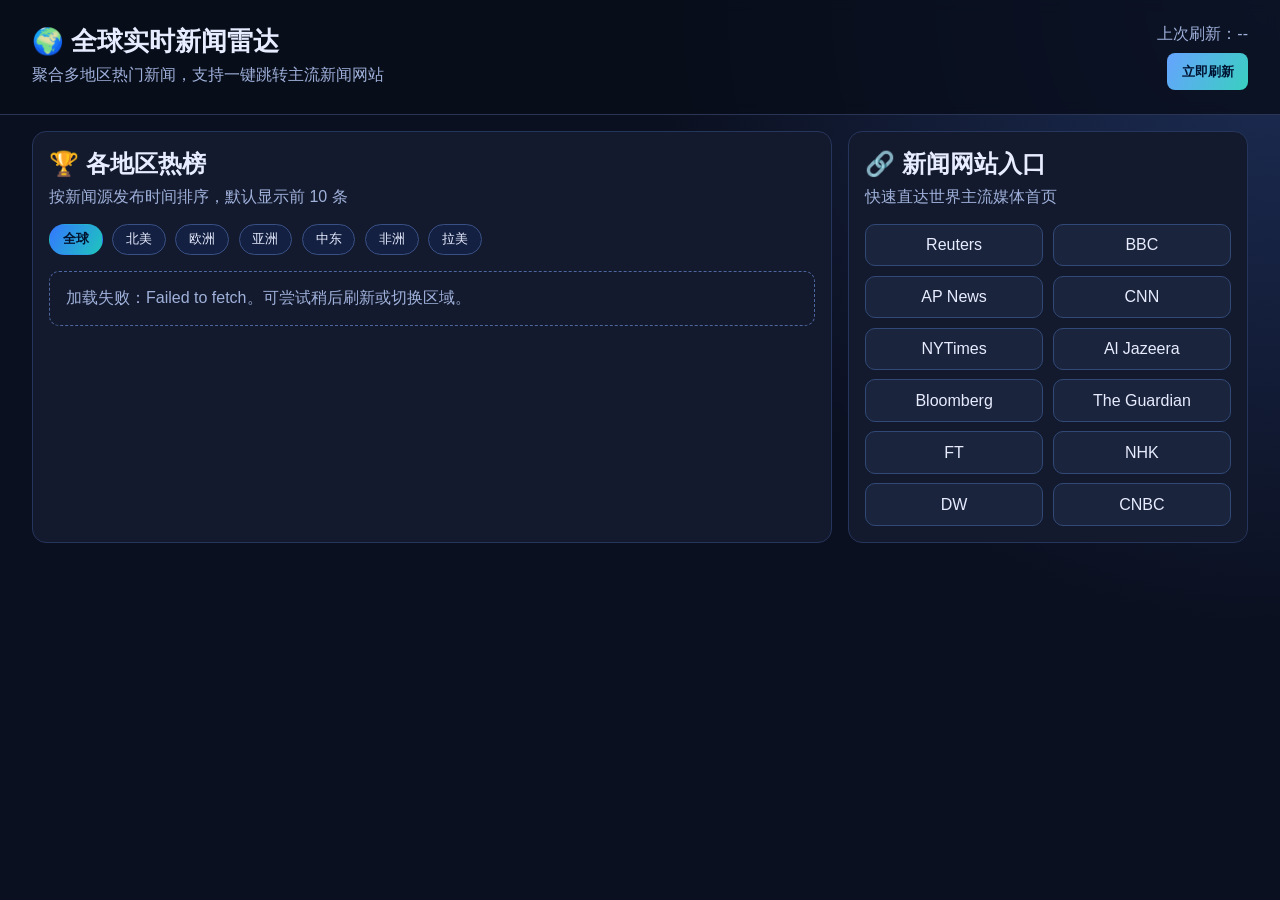
<file: index.html>
<!doctype html>
<html lang="zh-CN">
  <head>
    <meta charset="UTF-8" />
    <meta name="viewport" content="width=device-width, initial-scale=1.0" />
    <title>全球实时新闻雷达</title>
    <link rel="stylesheet" href="styles.css" />
  </head>
  <body>
    <header class="topbar">
      <div>
        <h1>🌍 全球实时新闻雷达</h1>
        <p>聚合多地区热门新闻，支持一键跳转主流新闻网站</p>
      </div>
      <div class="meta">
        <p>上次刷新：<span id="lastUpdated">--</span></p>
        <button id="refreshBtn">立即刷新</button>
      </div>
    </header>

    <main>
      <section class="panel">
        <div class="section-title">
          <h2>🏆 各地区热榜</h2>
          <p>按新闻源发布时间排序，默认显示前 10 条</p>
        </div>
        <div class="region-tabs" id="regionTabs"></div>
        <div id="newsList" class="news-list"></div>
      </section>

      <section class="panel">
        <div class="section-title">
          <h2>🔗 新闻网站入口</h2>
          <p>快速直达世界主流媒体首页</p>
        </div>
        <div id="siteGrid" class="site-grid"></div>
      </section>
    </main>

    <template id="newsItemTemplate">
      <article class="news-item">
        <div class="rank"></div>
        <div class="content">
          <a class="title" target="_blank" rel="noopener noreferrer"></a>
          <p class="summary"></p>
          <div class="meta-row">
            <span class="source"></span>
            <time></time>
          </div>
        </div>
      </article>
    </template>

    <script src="app.js"></script>
  </body>
</html>
</file>
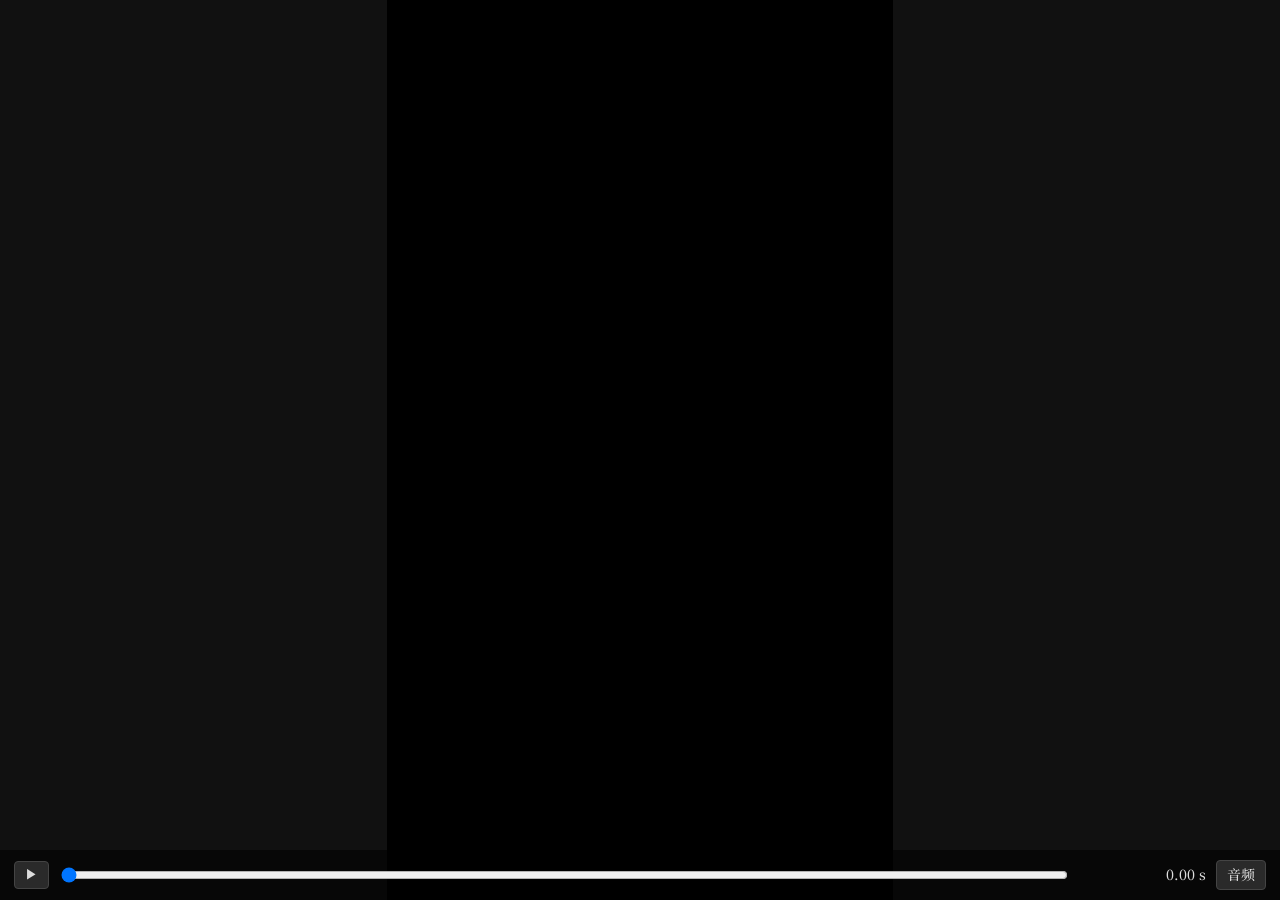
<file: jimei/index.html>
<!doctype html>
<html lang="zh-CN">
<head>
<meta charset="utf-8">
<meta name="viewport" content="width=device-width, initial-scale=1">
<title>极美 · 刮刀油画</title>
<link rel="stylesheet" href="fonts/fonts.css">
<style>
  html, body { margin: 0; height: 100%; background: #111; color: #ddd; font: 14px/1.4 "Noto Serif SC", serif; }
  #wrap { position: fixed; inset: 0; display: flex; align-items: center; justify-content: center; }
  canvas { height: 100vh; width: auto; max-width: 100vw; aspect-ratio: 9 / 16; background: #000; }
  #ui { position: fixed; left: 0; right: 0; bottom: 0; padding: 10px 14px; background: rgba(0,0,0,.55); display: flex; gap: 10px; align-items: center; }
  #ui input[type=range] { flex: 1; }
  #ui button, #ui label { background: #2a2a2a; color: #ddd; border: 1px solid #444; padding: 4px 10px; border-radius: 4px; cursor: pointer; }
  #info { min-width: 9em; text-align: right; font-variant-numeric: tabular-nums; }
</style>
</head>
<body>
<div id="wrap"><canvas id="c"></canvas></div>
<div id="ui">
  <button id="play">▶</button>
  <input id="seek" type="range" min="0" max="211.63" step="0.01" value="0">
  <span id="info">0.00 s</span>
  <label>音频 <input id="file" type="file" accept="audio/*" hidden></label>
</div>
<script type="module">
let Film;
try { ({ Film } = await import('./film/film.js')); } catch (e) { window.__ERR = String(e.stack || e); throw e; }

const qs = new URLSearchParams(location.search);
const film = new Film(document.getElementById('c'));
window.__ERR = null;
window.addEventListener('error', (e) => { window.__ERR = String(e.message || e); });
window.addEventListener('unhandledrejection', (e) => { window.__ERR = String(e.reason && (e.reason.stack || e.reason)); });

try { await film.init(); } catch (e) { window.__ERR = String(e.stack || e); throw e; }

if (qs.has('still')) {
  // offline stills: ?still=t1,t2,…  → POST RGBA to /png?name=…
  document.getElementById('ui').remove();
  const times = qs.get('still').split(',').map(Number);
  for (const t of times) {
    const t0 = performance.now();
    const r = film.frame(t);
    const px = film.E.readRGBA();
    await fetch(`/png?name=${encodeURIComponent((qs.get('prefix') || 'f') + '_' + t.toFixed(2))}&ms=${Math.round(performance.now() - t0)}&shot=${r.shot}`, { method: 'POST', body: px });
  }
  window.__DONE = true;
} else if (qs.has('render')) {
  // offline frames: ?render=1&from=&to=&fps=24 → POST planar YUV420 to /frame
  document.getElementById('ui').remove();
  const fps = Number(qs.get('fps') || 24), f0 = Number(qs.get('f0') || 0), f1 = Number(qs.get('f1'));
  const buf = new Uint8Array(film.E.W * film.E.H * 3 / 2);
  for (let f = f0; f < f1; f++) {
    const t = f / fps;
    const r = film.frame(t);
    film.E.readYUV(buf);
    const res = await fetch(`/frame?f=${f}&shot=${r.shot}`, { method: 'POST', body: buf });
    if (!res.ok) throw new Error('sink: ' + await res.text());
  }
  window.__DONE = true;
} else {
  // interactive preview: plays the song (pick the file) and paints as fast as the GPU allows
  const audio = new Audio();
  if (qs.get('audio')) audio.src = qs.get('audio');
  document.getElementById('file').onchange = (e) => { audio.src = URL.createObjectURL(e.target.files[0]); };
  const seek = document.getElementById('seek'), info = document.getElementById('info'), play = document.getElementById('play');
  let t = Number(qs.get('t') || 0), playing = false, last = performance.now();
  play.onclick = () => { playing = !playing; play.textContent = playing ? '❚❚' : '▶'; if (audio.src) { audio.currentTime = t; playing ? audio.play() : audio.pause(); } last = performance.now(); };
  seek.oninput = () => { t = Number(seek.value); if (audio.src) audio.currentTime = t; };
  const loop = () => {
    const now = performance.now();
    if (playing) { t = audio.src && !audio.paused ? audio.currentTime : t + (now - last) / 1000; if (t > 211.6) { t = 0; } }
    last = now;
    const r = film.frame(t); film.E.show();
    seek.value = t; info.textContent = `${t.toFixed(2)} s · ${r.shot}`;
    requestAnimationFrame(loop);
  };
  loop();
}
</script>
</body>
</html>
</file>
<file: styles.css>
:root {
  --bg: #0b1020;
  --panel: #131a2d;
  --card: #1a243d;
  --text: #e7ecff;
  --subtle: #9fb0da;
  --accent: #66a3ff;
  --accent-2: #39d0c0;
}

* { box-sizing: border-box; }
body {
  margin: 0;
  font-family: -apple-system, BlinkMacSystemFont, "Segoe UI", Roboto, sans-serif;
  background: radial-gradient(circle at top right, #1d2e57, var(--bg) 40%);
  color: var(--text);
  min-height: 100vh;
}

.topbar {
  display: flex;
  justify-content: space-between;
  gap: 1rem;
  padding: 1.5rem 2rem;
  border-bottom: 1px solid #2a3556;
  background: rgba(8, 13, 26, 0.8);
  backdrop-filter: blur(6px);
}

.topbar h1 { margin: 0 0 .4rem 0; font-size: 1.6rem; }
.topbar p { margin: 0; color: var(--subtle); }
.meta { text-align: right; }
#refreshBtn {
  margin-top: .5rem;
  border: 0;
  border-radius: 8px;
  padding: .6rem .9rem;
  background: linear-gradient(120deg, var(--accent), var(--accent-2));
  color: #001433;
  font-weight: 700;
  cursor: pointer;
}

main {
  display: grid;
  grid-template-columns: 2fr 1fr;
  gap: 1rem;
  padding: 1rem 2rem 2rem;
}

.panel {
  background: var(--panel);
  border: 1px solid #26355b;
  border-radius: 14px;
  padding: 1rem;
}

.section-title h2 { margin: 0; }
.section-title p { margin: .4rem 0 1rem; color: var(--subtle); }

.region-tabs {
  display: flex;
  flex-wrap: wrap;
  gap: .6rem;
  margin-bottom: 1rem;
}

.tab {
  border: 1px solid #395084;
  background: #142041;
  color: var(--text);
  border-radius: 999px;
  padding: .35rem .8rem;
  cursor: pointer;
}

.tab.active {
  border-color: transparent;
  background: linear-gradient(120deg, #3478ff, #1ec5bd);
  color: #00122e;
  font-weight: 700;
}

.news-list {
  display: grid;
  gap: .7rem;
}

.news-item {
  display: grid;
  grid-template-columns: 2rem 1fr;
  gap: .8rem;
  background: var(--card);
  border: 1px solid #2c3c66;
  border-radius: 10px;
  padding: .7rem;
}

.rank {
  width: 2rem;
  height: 2rem;
  border-radius: 50%;
  background: #253c72;
  display: grid;
  place-items: center;
  font-weight: 700;
}

.title {
  color: #f5f8ff;
  text-decoration: none;
  font-weight: 700;
}
.title:hover { color: #8ab6ff; }
.summary {
  margin: .35rem 0;
  color: var(--subtle);
  line-height: 1.4;
}
.meta-row {
  display: flex;
  justify-content: space-between;
  color: #8ea3d9;
  font-size: .85rem;
}

.site-grid {
  display: grid;
  grid-template-columns: repeat(auto-fill, minmax(120px, 1fr));
  gap: .6rem;
}

.site-link {
  display: block;
  text-decoration: none;
  color: var(--text);
  background: var(--card);
  border: 1px solid #324977;
  border-radius: 10px;
  padding: .7rem;
  text-align: center;
}
.site-link:hover { border-color: #5d83d8; }

.notice {
  padding: 1rem;
  border: 1px dashed #4d669f;
  border-radius: 10px;
  color: var(--subtle);
}

@media (max-width: 980px) {
  main { grid-template-columns: 1fr; padding: 1rem; }
  .topbar { padding: 1rem; flex-direction: column; }
  .meta { text-align: left; }
}
</file>
<file: jimei/fonts/fonts.css>
@font-face{font-family:'Noto Serif SC';font-style:normal;font-display:block;font-weight:500;src:url(./noto-serif-sc-100-500-normal.woff2) format('woff2');unicode-range:U+221a,U+2264,U+2464,U+25a0,U+3008,U+4e10,U+512a,U+5152,U+5201,U+5241,U+5340,U+5352,U+549a,U+54b2,U+54c6,U+54d7,U+54e1,U+5509,U+55c5,U+5618,U+5716,U+576f,U+5784,U+57a2,U+589f,U+5a20,U+5a25,U+5a29,U+5a34,U+5a7f,U+5ad6,U+5b09,U+5b5c,U+5bc7,U+5be6,U+5c27,U+5d2d,U+5dcd,U+5f1b,U+5f37,U+604d,U+6055,U+6073,U+60eb,U+61ff,U+62ce,U+62ed,U+6345,U+6390,U+63b0,U+63b7,U+64ae,U+64c2,U+64d2,U+6556,U+663c,U+667e,U+66d9,U+66f8,U+6756,U+6789,U+689d,U+68f1,U+695e,U+6975,U+6a1f,U+6b0a,U+6b61,U+6b87,U+6c5d,U+6c7e,U+6c92,U+6d31,U+6df9,U+6e0d,U+6e2d,U+6f31,U+6f3e,U+70b3,U+70bd,U+70ca,U+70e8,U+725f,U+733f,U+7396,U+739f,U+7459,U+74a7,U+75a1,U+75f0,U+76cf,U+76d4,U+7729,U+77aa,U+77b0,U+77e3,U+780c,U+78d5,U+7941,U+7977,U+797a,U+79c3,U+7a20,U+7a92,U+7b71,U+7bf1,U+7c9f,U+7eb6,U+7eca,U+7ef7,U+7f07,U+7f09,U+7f15,U+7f81,U+7fb9,U+8038,U+8098,U+80b4,U+8110,U+814b-814c,U+816e,U+818a,U+8205,U+8235,U+828b,U+82a5,U+82b7,U+82d4,U+82db,U+82df,U+8317,U+8338,U+8385-8386,U+83c1,U+83cf,U+8537,U+853b,U+854a,U+8715,U+8783,U+892a,U+8a71,U+8bb3,U+8d2e,U+8d58,U+8dbe,U+8f67,U+8fab,U+8fc4,U+8fe6,U+9023,U+9084,U+9091,U+916a,U+91c9,U+91dc,U+94b3,U+9502,U+9523,U+9551,U+956f,U+960e,U+962a,U+962e,U+9647,U+96f3,U+9739,U+97a0,U+97ed,U+983b,U+985e,U+988a,U+99ac,U+9a6f,U+9a87,U+9a8b,U+9ab7,U+9abc,U+9ac5,U+9e25,U+e608,U+e621,U+ff06,U+ff14-ff16;}
@font-face{font-family:'Noto Serif SC';font-style:normal;font-display:block;font-weight:500;src:url(./noto-serif-sc-102-500-normal.woff2) format('woff2');unicode-range:U+10c,U+627-629,U+639,U+644,U+64a,U+203b,U+2265,U+2463,U+2573,U+25b2,U+3448-3449,U+4e1e,U+4e5e,U+4f3a,U+4f5f,U+4fea,U+5026,U+508d,U+516e,U+5189,U+5254,U+5288,U+52d8,U+52fa,U+5306,U+5308,U+5364,U+5384,U+53ed,U+543c,U+5450,U+5455,U+5466,U+54c4,U+5578,U+55a7,U+561f,U+5631,U+572d,U+575f,U+57ae,U+57e0,U+5830,U+594e,U+5984,U+5993,U+5bdd,U+5c0d,U+5c7f,U+5c82,U+5e62,U+5ed3,U+5f08,U+607a,U+60bc,U+625b,U+6292,U+62e2,U+6363,U+6467,U+6714,U+675e,U+6771,U+67a2,U+67ff,U+6805,U+68a7,U+68e0,U+6930,U+6986,U+69a8,U+69df,U+6a44,U+6a5f,U+6c13,U+6c1f,U+6c22,U+6c2f,U+6c40,U+6c81,U+6c9b,U+6ca5,U+6da4,U+6df3,U+6e85,U+6eba,U+6ed5,U+6f13,U+6f33,U+6f62,U+715e,U+72c4,U+73d1,U+7405,U+7487,U+7578,U+75a4,U+75eb,U+7693,U+7738,U+7741,U+776b,U+7792,U+77a7,U+77a9,U+77b3,U+788c,U+7984,U+79a7,U+79e4,U+7a1a,U+7a57,U+7aa6,U+7b0b,U+7b5d,U+7c27,U+7c7d,U+7caa,U+7cd9,U+7cef,U+7eda,U+7ede,U+7f24,U+803f,U+8046,U+80fa,U+81fb,U+8207,U+8258,U+8335,U+8339,U+8354,U+840e,U+85b0,U+85fb,U+8695,U+86aa,U+8717,U+8749,U+874c,U+8996,U+89bd,U+89c5,U+8bdb,U+8bf5,U+8c5a,U+8cec,U+8d3f,U+8d9f,U+8e44,U+8fed,U+9005,U+9019,U+9082,U+90af,U+90dd,U+90e1,U+90f8,U+916f,U+9176,U+949e,U+94a7,U+94c2,U+9525,U+9580,U+95dc,U+96e2,U+96fb,U+9704,U+9a7c,U+9a7f,U+9b41,U+9ca8,U+9cc4,U+9cde,U+9e92,U+9ede,U+9f9a,U+e60b,U+e610,U+ff10,U+ff13,U+ff3b,U+ff3d,U+f012b;}
@font-face{font-family:'Noto Serif SC';font-style:normal;font-display:block;font-weight:500;src:url(./noto-serif-sc-105-500-normal.woff2) format('woff2');unicode-range:U+5e,U+2190,U+250a,U+25bc,U+25cf,U+4e56,U+4ea9,U+4f3d,U+4f6c,U+4f88,U+4fa8,U+4fcf,U+5029,U+5188,U+51f9,U+5203,U+524a,U+5256,U+529d,U+5375,U+53db,U+541f,U+5435,U+5457,U+548b,U+54c7,U+54d4,U+54e9,U+556a,U+5589,U+55bb,U+55e8,U+55ef,U+563b,U+566a,U+576a,U+58f9,U+598d,U+599e,U+59a8,U+5a9b,U+5ae3,U+5bb0,U+5bde,U+5c4c,U+5c60,U+5d1b,U+5deb,U+5df7,U+5e18,U+5f26,U+5f64,U+601c,U+6084,U+60e9,U+614c,U+6208,U+621a,U+6233,U+6254,U+62d8,U+62e6,U+62ef,U+6323,U+632a,U+633d,U+6361,U+6405,U+640f,U+6614,U+6642,U+6657,U+67a3,U+6808,U+683d,U+6850,U+6897,U+68b3,U+68b5,U+68d5,U+6a58,U+6b47,U+6b6a,U+6c28,U+6c90,U+6ca7,U+6cf5,U+6d51,U+6da9,U+6dc7,U+6dd1,U+6e0a,U+6e5b,U+6e9c,U+6f47,U+6f6d,U+70ad,U+70f9,U+710a,U+7130,U+71ac,U+745f,U+7476,U+7490,U+7529,U+7538,U+75d2,U+7696,U+76b1,U+76fc,U+777f,U+77dc,U+789f,U+795b,U+79bd,U+79c9,U+7a3b,U+7a46,U+7aa5,U+7ad6,U+7ca5,U+7cb9,U+7cdf,U+7d6e,U+7f06,U+7f38,U+7fa1,U+7fc1,U+8015,U+803b,U+80a2,U+80aa,U+8116,U+813e,U+82bd,U+8305,U+8328,U+8346,U+846c,U+8549,U+859b,U+8611,U+8680,U+87f9,U+884d,U+8877,U+888d,U+88d4,U+898b,U+8a79,U+8a93,U+8c05,U+8c0d,U+8c26,U+8d1e,U+8d31,U+8d81,U+8e22,U+8e81,U+8f90,U+8f96,U+90ca,U+916c,U+917f,U+9187,U+918b,U+9499,U+94a9,U+9524,U+9540,U+958b,U+9600,U+9640,U+96b6,U+96c7,U+96ef,U+98d9,U+9976,U+997f,U+9a74,U+9a84,U+9c8d,U+9e26,U+9e9f,U+ad6d,U+c5b4,U+d55c,U+ff0f;}
@font-face{font-family:'Noto Serif SC';font-style:normal;font-display:block;font-weight:500;src:url(./noto-serif-sc-106-500-normal.woff2) format('woff2');unicode-range:U+b0,U+2191,U+2460-2461,U+25c6,U+300e-300f,U+4e1b,U+4e7e,U+4ed5,U+4ef2,U+4f10,U+4f1e,U+4f50,U+4fa6,U+4faf,U+5021,U+50f5,U+5179,U+5180,U+51d1,U+522e,U+52a3,U+52c3,U+52cb,U+5300,U+5319,U+5320,U+5349,U+5395,U+53d9,U+541e,U+5428,U+543e,U+54b1,U+54c0,U+54d2,U+570b,U+5858,U+58f6,U+5974,U+59a5,U+59e8,U+59ec,U+5a36,U+5a9a,U+5ab3,U+5b99,U+5baa,U+5ce1,U+5d14,U+5d4c,U+5dc5,U+5de2,U+5e99,U+5e9e,U+5f18,U+5f66,U+5f70,U+6070,U+60d5,U+60e7,U+6101,U+611a,U+61be,U+6241,U+6252,U+626f,U+6296,U+62bc,U+62cc,U+6380,U+63a9,U+644a,U+6454,U+64a9,U+64b8,U+6500,U+6572,U+65a5,U+65a9,U+65ec,U+660f,U+6749,U+6795,U+67ab,U+68da,U+6912,U+6bbf,U+6bef,U+6cab,U+6cca,U+6ccc,U+6cfc,U+6d3d,U+6d78,U+6dee,U+6e17,U+6e34,U+6e83,U+6ea2,U+6eb6,U+6f20,U+6fa1,U+707f,U+70d8,U+70eb,U+714c,U+714e,U+7235,U+7239,U+73ca,U+743c,U+745c,U+7624,U+763e,U+76f2,U+77db,U+77e9,U+780d,U+7838,U+7845,U+78ca,U+796d,U+7a84,U+7aed,U+7b3c,U+7eb2,U+7f05,U+7f20,U+7f34,U+7f62,U+7fc5,U+7fd8,U+7ff0,U+800d,U+8036,U+80ba,U+80be,U+80c0-80c1,U+8155,U+817a,U+8180,U+81e3,U+8206,U+8247,U+8270,U+8299,U+82ad,U+8304,U+8393,U+83b9,U+840d,U+8427,U+8469,U+8471,U+84c4,U+84ec,U+853d,U+8681-8682,U+8721,U+8854,U+88d5,U+88f9,U+8bc0,U+8c0a,U+8c29,U+8c2d,U+8d41,U+8dea,U+8eb2,U+8f9f,U+903b,U+903e,U+9102,U+9493,U+94a5,U+94f8,U+95f7,U+9706,U+9709,U+9774,U+98a0,U+9e64,U+9f9f,U+e603;}
@font-face{font-family:'Noto Serif SC';font-style:normal;font-display:block;font-weight:500;src:url(./noto-serif-sc-107-500-normal.woff2) format('woff2');unicode-range:U+200b,U+2103,U+4e18,U+4e27-4e28,U+4e38,U+4e59,U+4e8f,U+4ead,U+4ec7,U+4fe9,U+503a,U+5085,U+5146,U+51af,U+51f8,U+52ab,U+5339,U+535c,U+5378,U+538c,U+5398,U+53f9,U+5415,U+5475,U+54aa,U+54ac,U+54b8,U+5582,U+5760,U+5764,U+57cb,U+5835,U+5885,U+5951,U+5983,U+59da,U+5a77,U+5b5d,U+5b5f,U+5bb5,U+5bc2,U+5be8,U+5bfa,U+5c2c,U+5c34,U+5c41,U+5c48,U+5c65,U+5cad,U+5e06,U+5e42,U+5ef7,U+5f17,U+5f25,U+5f6d,U+5f79,U+6028,U+6064,U+6068,U+606d,U+607c,U+6094,U+6109,U+6124,U+6247,U+626d,U+6291,U+629a,U+62ac,U+62b9,U+62fe,U+6324,U+6349,U+6367,U+6398,U+6495,U+64a4,U+64b0,U+64bc,U+64ce,U+658c,U+65ed,U+6602,U+6674,U+6691,U+66a8,U+674f,U+679a,U+67ef,U+67f4,U+680b,U+6876,U+68a8,U+6a59,U+6a61,U+6b20,U+6bc5,U+6d12,U+6d46,U+6d8c,U+6dc0,U+6e14,U+6e23,U+6f06,U+7164,U+716e,U+7199,U+71e5,U+72ac,U+742a,U+755c,U+75ab,U+75b2,U+75f4,U+7897,U+78b3,U+78c5,U+7978,U+79fd,U+7a74,U+7b4b,U+7b5b,U+7ece,U+7ed2,U+7ee3,U+7ef3,U+7f50,U+7f55,U+7f9e,U+7fe0,U+809d,U+8106,U+814a,U+8154,U+817b,U+818f,U+81c2,U+81ed,U+821f,U+82a6,U+82d1,U+8302,U+83c7,U+83ca,U+845b,U+848b,U+84c9,U+85e4,U+86ee,U+8700,U+8774,U+8881,U+8c1c,U+8c79,U+8d2a,U+8d3c,U+8eba,U+8f70,U+8fa9,U+8fb1,U+900a,U+9017,U+901d,U+9022,U+906e,U+946b,U+94dd,U+94ed,U+953b,U+95ef,U+95fa,U+95fd,U+96c0,U+971e,U+9753,U+9756,U+97e6,U+9881,U+9887,U+9b4f,U+9e2d,U+9f0e,U+e601-e602,U+e604-e605,U+ff5c;}
@font-face{font-family:'Noto Serif SC';font-style:normal;font-display:block;font-weight:500;src:url(./noto-serif-sc-109-500-normal.woff2) format('woff2');unicode-range:U+a5,U+2192,U+2605,U+4e11,U+4e22,U+4e32,U+4f0d,U+4f0f,U+4f69,U+4ff1,U+50b2,U+5154,U+51dd,U+51f0,U+5211,U+5269,U+533f,U+5366-5367,U+5389,U+5413,U+5440,U+5446,U+5561,U+574a,U+5751,U+57ab,U+5806,U+5821,U+582a,U+58f3,U+5938,U+5948,U+5978,U+59d1,U+5a03,U+5a07,U+5ac1,U+5acc,U+5ae9,U+5bb4,U+5bc4,U+5c3f,U+5e3d,U+5e7d,U+5f92,U+5faa,U+5fe0,U+5ffd,U+6016,U+60a0,U+60dc,U+60e8,U+614e,U+6212,U+6284,U+62c6,U+62d3-62d4,U+63f4,U+642c,U+6478,U+6491-6492,U+64e6,U+6591,U+65a4,U+664b,U+6735,U+6746,U+67f1,U+67f3,U+6842,U+68af,U+68c9,U+68cb,U+6a31,U+6b3a,U+6bc1,U+6c0f,U+6c27,U+6c57,U+6cc4,U+6ce5,U+6d2a,U+6d66,U+6d69,U+6daf,U+6e58,U+6ecb,U+6ef4,U+707e,U+7092,U+70ab,U+71d5,U+7275,U+7384,U+73b2,U+7434,U+74e6,U+74f7,U+75bc,U+76c8,U+76d0,U+7709,U+77ac,U+7855,U+78a7,U+78c1,U+7a77,U+7b79,U+7c92,U+7cae,U+7cd5,U+7ea4,U+7eb5,U+7ebd,U+7f5a,U+7fd4,U+7ffc,U+8083,U+8096,U+80a0,U+80d6,U+80de,U+8102,U+8109,U+810f,U+8179,U+8292,U+82b3,U+8352,U+8361,U+83cc,U+841d,U+8461,U+8482,U+8521,U+857e,U+85aa,U+866b,U+8776,U+8896,U+889c,U+88f8,U+8a9e,U+8bc8,U+8bf8,U+8c0b,U+8c28,U+8d2b,U+8d2f,U+8d37,U+8d3a,U+8d54,U+8dc3,U+8dcc,U+8df5,U+8e0f,U+8e48,U+8f86,U+8f88,U+8f9e,U+8fc1,U+8fc8,U+8feb,U+9065,U+90a6,U+90aa,U+90bb,U+90c1,U+94dc,U+9521,U+9676,U+96d5,U+970d,U+9897,U+997c,U+9a70,U+9a76,U+9a9a,U+9ad4,U+9e23,U+9e7f,U+9f3b,U+e675,U+e6b9,U+ffe5;}
@font-face{font-family:'Noto Serif SC';font-style:normal;font-display:block;font-weight:500;src:url(./noto-serif-sc-110-500-normal.woff2) format('woff2');unicode-range:U+300c-300d,U+4e54,U+4e58,U+4e95,U+4ec1,U+4f2f,U+4f38,U+4fa3,U+4fca,U+503e,U+5141,U+5144,U+517c,U+51cc,U+51ed,U+5242,U+52b2,U+52d2,U+52e4,U+540a,U+5439,U+5448,U+5496,U+54ed,U+5565,U+5761,U+5766,U+58ee,U+593a,U+594b,U+594f,U+5954,U+5996,U+59c6,U+59ff,U+5b64,U+5bff,U+5c18,U+5c1d,U+5c97,U+5ca9,U+5cb8,U+5e9f,U+5ec9,U+5f04,U+5f7b,U+5fa1,U+5fcd,U+6012,U+60a6,U+60ac,U+60b2,U+60ef,U+626e,U+6270,U+6276,U+62d6,U+62dc,U+6316,U+632f,U+633a,U+6355,U+63aa,U+6447,U+649e,U+64c5,U+654c,U+65c1,U+65cb,U+65e6,U+6606,U+6731,U+675c,U+67cf,U+67dc,U+6846,U+6b8b,U+6beb,U+6c61,U+6c88,U+6cbf,U+6cdb,U+6cea,U+6d45,U+6d53,U+6d74,U+6d82,U+6da8,U+6db5,U+6deb,U+6eda,U+6ee8,U+6f0f,U+706d,U+708e,U+70ae,U+70bc,U+70c2,U+70e6,U+7237-7238,U+72fc,U+730e,U+731b,U+739b,U+73bb,U+7483,U+74dc,U+74f6,U+7586,U+7626,U+775b,U+77ff,U+788e,U+78b0,U+7956,U+7965,U+79e6,U+7af9,U+7bee,U+7c97,U+7eb1,U+7eb7,U+7ed1,U+7ed5,U+7f6a,U+7f72,U+7fbd,U+8017,U+808c,U+80a9,U+80c6,U+80ce,U+8150,U+8170,U+819c,U+820d,U+8230,U+8239,U+827e,U+8377,U+8389,U+83b2,U+8428,U+8463,U+867e,U+88c2,U+88d9,U+8986,U+8bca,U+8bde,U+8c13,U+8c8c,U+8d21,U+8d24,U+8d56,U+8d60,U+8d8b,U+8db4,U+8e2a,U+8f68,U+8f89,U+8f9b,U+8fa8,U+8fbd,U+9003,U+90ce,U+90ed,U+9189,U+94bb,U+9505,U+95f9,U+963b,U+9655,U+966a,U+9677,U+96fe,U+9896,U+99a8,U+9a71,U+9a82,U+9a91,U+9b45,U+9ece,U+9f20,U+feff,U+ff0d;}
@font-face{font-family:'Noto Serif SC';font-style:normal;font-display:block;font-weight:500;src:url(./noto-serif-sc-111-500-normal.woff2) format('woff2');unicode-range:U+4e4c,U+4e88,U+4ea1,U+4ea6,U+4ed3-4ed4,U+4eff,U+4f30,U+4fa7,U+4fc4,U+4fd7,U+500d,U+504f,U+5076-5077,U+517d,U+5192,U+51c9,U+51ef,U+5238,U+5251,U+526a,U+52c7,U+52df,U+52ff,U+53a6,U+53a8,U+53ec,U+5410,U+559d,U+55b7,U+5634,U+573e,U+5783,U+585e,U+586b,U+58a8,U+5999,U+59d3,U+5a1c,U+5a46,U+5b54-5b55,U+5b85,U+5b8b,U+5b8f,U+5bbf,U+5bd2,U+5c16,U+5c24,U+5e05,U+5e45,U+5e7c,U+5e84,U+5f03,U+5f1f,U+5f31,U+5f84,U+5f90,U+5fbd,U+5fc6,U+5fd9,U+5fe7,U+6052,U+6062,U+6089,U+60a3,U+60d1,U+6167,U+622a,U+6234,U+624e,U+6269,U+626c,U+62b5,U+62d2,U+6325,U+63e1,U+643a,U+6446,U+6562,U+656c,U+65e2,U+65fa,U+660c,U+6628,U+6652,U+6668,U+6676,U+66fc,U+66ff,U+6717,U+676d,U+67aa,U+67d4,U+6843,U+6881,U+68d2,U+695a,U+69fd,U+6a2a,U+6b8a,U+6c60,U+6c64,U+6c9f,U+6caa,U+6cc9,U+6ce1,U+6cfd,U+6d1b,U+6d1e,U+6d6e,U+6de1,U+6e10,U+6e7f,U+6f5c,U+704c,U+7070,U+7089,U+70b8,U+718a,U+71c3,U+723d,U+732a,U+73cd,U+7518,U+756a,U+75af,U+75be,U+75c7,U+76d2,U+76d7,U+7763,U+78e8,U+795d,U+79df,U+7c4d,U+7d2f,U+7ee9,U+7f13,U+7f8a,U+8000,U+8010,U+80af,U+80f6,U+80f8,U+8212,U+8273,U+82f9,U+83ab,U+83b1,U+83f2,U+8584,U+871c,U+8861,U+888b,U+88c1,U+88e4,U+8bd1,U+8bf1,U+8c31,U+8d5a,U+8d75-8d76,U+8de8,U+8f85,U+8fa3,U+8fc5,U+9006,U+903c,U+904d,U+9075,U+9178,U+9274,U+950b,U+9526,U+95ea,U+9636,U+9686,U+978b,U+987f,U+9a7e,U+9b42,U+9e1f,U+9ea6,U+9f13,U+9f84,U+ff5e;}
@font-face{font-family:'Noto Serif SC';font-style:normal;font-display:block;font-weight:500;src:url(./noto-serif-sc-112-500-normal.woff2) format('woff2');unicode-range:U+23,U+3d,U+4e01,U+4e39,U+4e73,U+4ecd,U+4ed9,U+4eea,U+4f0a,U+4f1f,U+4f5b,U+4fa0,U+4fc3,U+501f,U+50a8,U+515a,U+5175,U+51a0,U+51c0,U+51e1,U+51e4,U+5200,U+520a,U+5224,U+523a,U+52aa,U+52b1,U+52b3,U+5348,U+5353,U+5360,U+5371,U+5377,U+539a,U+541b,U+5434,U+547c,U+54e6,U+5510,U+5531,U+5609,U+56f0,U+56fa,U+5733,U+574f,U+5851,U+5854,U+5899,U+58c1,U+592e,U+5939,U+5976,U+5986,U+59bb,U+5a18,U+5a74,U+5b59,U+5b87,U+5b97,U+5ba0,U+5bab,U+5bbd-5bbe,U+5bf8,U+5c0a,U+5c3a,U+5c4a,U+5e16,U+5e1d,U+5e2d,U+5e8a,U+6015,U+602a,U+6050,U+6069,U+6162,U+61c2,U+6293,U+6297,U+62b1,U+62bd,U+62df,U+62fc,U+6302,U+635f,U+638c,U+63ed,U+6458,U+6469,U+6563,U+6620,U+6653,U+6696-6697,U+66dd,U+675f,U+676f-6770,U+67d0,U+67d3,U+684c,U+6865,U+6885,U+68b0,U+68ee,U+690d,U+6b23,U+6b32,U+6bd5,U+6c89,U+6d01,U+6d25,U+6d89,U+6da6,U+6db2,U+6df7,U+6ed1,U+6f02,U+70c8,U+70df,U+70e7,U+7126,U+7236,U+7259,U+731c,U+745e,U+74e3,U+751a,U+751c,U+7532,U+7545,U+75db,U+7761,U+7a0d,U+7b51,U+7ca4,U+7cd6,U+7d2b,U+7ea0,U+7eb9,U+7ed8,U+7f18,U+7f29,U+8033,U+804a,U+80a4-80a5,U+80e1,U+817f,U+829d,U+82e6,U+8336,U+840c,U+8499,U+864e,U+8651,U+865a,U+88ad,U+89e6,U+8bd7,U+8bfa,U+8c37,U+8d25,U+8d38,U+8ddd,U+8fea,U+9010,U+9012,U+906d,U+907f-9080,U+90d1,U+9177,U+91ca,U+94fa,U+9501,U+9634-9635,U+9694,U+9707,U+9738,U+9769,U+9a7b,U+9a97,U+9aa8,U+9b3c,U+9c81,U+9ed8;}
@font-face{font-family:'Noto Serif SC';font-style:normal;font-display:block;font-weight:500;src:url(./noto-serif-sc-113-500-normal.woff2) format('woff2');unicode-range:U+26,U+3c,U+d7,U+4e4e,U+4e61,U+4e71,U+4ebf,U+4f26,U+5012,U+51ac,U+51b0,U+51b2,U+51b7,U+5218,U+521a,U+5220,U+5237,U+523b,U+526f,U+5385,U+53bf,U+53e5,U+53eb,U+53f3,U+53f6,U+5409,U+5438,U+54c8,U+54e5,U+552f,U+5584,U+5706,U+5723,U+5750,U+575a,U+5987-5988,U+59b9,U+59d0,U+59d4,U+5b88,U+5b9c,U+5bdf,U+5bfb,U+5c01,U+5c04,U+5c3e,U+5c4b,U+5c4f,U+5c9b,U+5cf0,U+5ddd,U+5de6,U+5de8,U+5e01,U+5e78,U+5e7b,U+5e9c,U+5ead,U+5ef6,U+5f39,U+5fd8,U+6000,U+6025,U+604b,U+6076,U+613f,U+6258,U+6263,U+6267,U+6298,U+62a2,U+62e5,U+62ec,U+6311,U+6377,U+6388-6389,U+63a2,U+63d2,U+641e,U+642d,U+654f,U+6551,U+6597,U+65cf,U+65d7,U+65e7,U+6682,U+66f2,U+671d,U+672b,U+6740,U+6751,U+6768,U+6811,U+6863,U+6982,U+6bd2,U+6cf0,U+6d0b,U+6d17,U+6d59,U+6dd8,U+6dfb,U+6e7e,U+6f6e,U+6fb3,U+706f,U+719f,U+72af,U+72d0,U+72d7,U+732b,U+732e,U+7389,U+73e0,U+7530,U+7687,U+76d6,U+76db,U+7840,U+786c,U+79cb,U+79d2,U+7a0e,U+7a33,U+7a3f,U+7a97,U+7ade-7adf,U+7b26,U+7e41,U+7ec3,U+7f3a,U+8089,U+80dc,U+811a,U+8131,U+8138,U+821e,U+8349,U+83dc,U+8457,U+867d,U+86cb,U+8a89,U+8ba8,U+8bad,U+8bef,U+8bfe,U+8c6a,U+8d1d,U+8d4f,U+8d62,U+8dd1,U+8df3,U+8f6e,U+8ff9,U+900f,U+9014,U+9057,U+9192,U+91ce,U+9488,U+94a2,U+9547,U+955c,U+95f2,U+9644,U+964d,U+96c4-96c5,U+96e8,U+96f6-96f7,U+9732,U+9759,U+9760,U+987a,U+989c,U+9910,U+996d-996e,U+9b54,U+9e21,U+9ebb,U+9f50;}
@font-face{font-family:'Noto Serif SC';font-style:normal;font-display:block;font-weight:500;src:url(./noto-serif-sc-114-500-normal.woff2) format('woff2');unicode-range:U+7e,U+2026,U+4e03,U+4e25,U+4e30,U+4e34,U+4e45,U+4e5d,U+4e89,U+4eae,U+4ed8,U+4f11,U+4f19,U+4f24,U+4f34,U+4f59,U+4f73,U+4f9d,U+4fb5,U+5047,U+505c,U+5170,U+519c,U+51cf,U+5267,U+5356,U+5374,U+5382,U+538b,U+53e6,U+5426,U+542b,U+542f,U+5462,U+5473,U+554a,U+5566,U+5708,U+571f,U+5757,U+57df,U+57f9,U+5802,U+590f,U+591c,U+591f,U+592b,U+5965,U+5979,U+5a01,U+5a5a,U+5b63,U+5b69,U+5b81,U+5ba1,U+5ba3,U+5c3c,U+5c42,U+5c81,U+5de7,U+5dee,U+5e0c,U+5e10,U+5e55,U+5e86,U+5e8f,U+5ea7,U+5f02,U+5f52,U+5f81,U+5ff5,U+60ca,U+60e0,U+6279,U+62c5,U+62ff,U+63cf,U+6444,U+64cd,U+653b,U+65bd,U+65e9,U+665a,U+66b4,U+66fe,U+6728,U+6742,U+677e,U+67b6,U+680f,U+68a6,U+68c0,U+699c,U+6b4c,U+6b66,U+6b7b,U+6bcd,U+6bdb,U+6c38,U+6c47,U+6c49,U+6cb3,U+6cb9,U+6ce2,U+6d32,U+6d3e,U+6d4f,U+6e56,U+6fc0,U+7075,U+7206,U+725b,U+72c2,U+73ed,U+7565,U+7591,U+7597,U+75c5,U+76ae,U+76d1,U+76df,U+7834,U+7968,U+7981,U+79c0,U+7a7f,U+7a81,U+7ae5,U+7b14,U+7c89,U+7d27,U+7eaf,U+7eb3,U+7eb8,U+7ec7,U+7ee7,U+7eff,U+7f57,U+7ffb,U+805a,U+80a1,U+822c,U+82cf,U+82e5,U+8363,U+836f,U+84dd,U+878d,U+8840,U+8857,U+8863,U+8865,U+8b66,U+8bb2,U+8bda,U+8c01,U+8c08,U+8c46,U+8d1f,U+8d35,U+8d5b,U+8d5e,U+8da3,U+8ddf,U+8f93,U+8fdd,U+8ff0,U+8ff7,U+8ffd,U+9000,U+9047,U+9152,U+949f,U+94c1,U+94f6,U+9646,U+9648,U+9669,U+969c,U+96ea,U+97e9,U+987b,U+987e,U+989d,U+9970,U+9986,U+9c7c,U+9c9c;}
@font-face{font-family:'Noto Serif SC';font-style:normal;font-display:block;font-weight:500;src:url(./noto-serif-sc-115-500-normal.woff2) format('woff2');unicode-range:U+25,U+4e14,U+4e1d,U+4e3d,U+4e49,U+4e60,U+4e9a,U+4eb2,U+4ec5,U+4efd,U+4f3c,U+4f4f,U+4f8b,U+4fbf,U+5019,U+5145,U+514b,U+516b,U+516d,U+5174,U+5178,U+517b,U+5199,U+519b,U+51b3,U+51b5,U+5207,U+5212,U+5219,U+521d,U+52bf,U+533b,U+5343,U+5347,U+534a,U+536b,U+5370,U+53e4,U+53f2,U+5403,U+542c,U+547d,U+54a8,U+54cd,U+54ea,U+552e,U+56f4,U+5747,U+575b,U+5883,U+589e,U+5931,U+5947,U+5956-5957,U+5a92,U+5b83,U+5ba4,U+5bb3,U+5bcc,U+5c14,U+5c1a,U+5c3d,U+5c40,U+5c45,U+5c5e,U+5df4,U+5e72,U+5e95,U+5f80,U+5f85,U+5fb7,U+5fd7,U+601d,U+626b,U+627f,U+62c9,U+62cd,U+6309,U+63a7,U+6545,U+65ad,U+65af,U+65c5,U+666e,U+667a,U+670b,U+671b,U+674e,U+677f,U+6781,U+6790,U+6797,U+6821,U+6838-6839,U+697c,U+6b27,U+6b62,U+6bb5,U+6c7d,U+6c99,U+6d4b,U+6d4e,U+6d6a,U+6e29,U+6e2f,U+6ee1,U+6f14,U+6f2b,U+72b6,U+72ec,U+7387,U+7533,U+753b,U+76ca,U+76d8,U+7701,U+773c,U+77ed,U+77f3,U+7814,U+793c,U+79bb,U+79c1,U+79d8,U+79ef,U+79fb,U+7a76,U+7b11,U+7b54,U+7b56,U+7b97,U+7bc7,U+7c73,U+7d20,U+7eaa,U+7ec8,U+7edd,U+7eed,U+7efc,U+7fa4,U+804c,U+8058,U+80cc,U+8111,U+817e,U+826f,U+8303,U+843d,U+89c9,U+89d2,U+8ba2,U+8bbf,U+8bc9,U+8bcd,U+8be6,U+8c22,U+8c61,U+8d22,U+8d26-8d27,U+8d8a,U+8f6f,U+8f7b,U+8f83,U+8f91,U+8fb9,U+8fd4,U+8fdc,U+9002,U+94b1,U+9519,U+95ed,U+961f,U+9632-9633,U+963f,U+968f-9690,U+96be,U+9876,U+9884,U+98de,U+9988,U+9999,U+9ec4,U+ff1b;}
@font-face{font-family:'Noto Serif SC';font-style:normal;font-display:block;font-weight:500;src:url(./noto-serif-sc-116-500-normal.woff2) format('woff2');unicode-range:U+2b,U+40,U+3000,U+300a-300b,U+4e16,U+4e66,U+4e70,U+4e91-4e92,U+4e94,U+4e9b,U+4ec0,U+4eca,U+4f01,U+4f17-4f18,U+4f46,U+4f4e,U+4f9b,U+4fee,U+503c,U+5065,U+50cf,U+513f,U+5148,U+518d,U+51c6,U+51e0,U+5217,U+529e-529f,U+5341,U+534f,U+5361,U+5386,U+53c2,U+53c8,U+53cc,U+53d7-53d8,U+53ea,U+5404,U+5411,U+5417,U+5427,U+5468,U+559c,U+5668,U+56e0,U+56e2,U+56ed,U+5740,U+57fa,U+58eb,U+5904,U+592a,U+59cb,U+5a31,U+5b58,U+5b9d,U+5bc6,U+5c71,U+5dde,U+5df1,U+5e08,U+5e26,U+5e2e,U+5e93,U+5e97,U+5eb7,U+5f15,U+5f20,U+5f3a,U+5f62,U+5f69,U+5f88,U+5f8b,U+5fc5,U+600e,U+620f,U+6218,U+623f,U+627e,U+628a,U+62a4,U+62db,U+62e9,U+6307,U+6362,U+636e,U+64ad,U+6539,U+653f,U+6548,U+6574,U+6613,U+6625,U+663e,U+666f,U+672a,U+6750,U+6784,U+6a21,U+6b3e,U+6b65,U+6bcf,U+6c11,U+6c5f,U+6df1,U+706b,U+7167,U+724c,U+738b,U+73a9,U+73af,U+7403,U+7537,U+754c,U+7559,U+767d,U+7740,U+786e,U+795e,U+798f,U+79f0,U+7aef,U+7b7e,U+7bb1,U+7ea2,U+7ea6,U+7ec4,U+7ec6,U+7ecd,U+7edc,U+7ef4,U+8003,U+80b2,U+81f3-81f4,U+822a,U+827a,U+82f1,U+83b7,U+8425,U+89c2,U+89c8,U+8ba9,U+8bb8,U+8bc6,U+8bd5,U+8be2,U+8be5,U+8bed,U+8c03,U+8d23,U+8d2d,U+8d34,U+8d70,U+8db3,U+8fbe,U+8fce,U+8fd1,U+8fde,U+9001,U+901f-9020,U+90a3,U+914d,U+91c7,U+94fe,U+9500,U+952e,U+9605,U+9645,U+9662,U+9664,U+9700,U+9752,U+975e,U+97f3,U+9879,U+9886,U+98df,U+9a6c,U+9a8c,U+9ed1,U+9f99;}
@font-face{font-family:'Noto Serif SC';font-style:normal;font-display:block;font-weight:500;src:url(./noto-serif-sc-117-500-normal.woff2) format('woff2');unicode-range:U+4e,U+201c-201d,U+3010-3011,U+4e07,U+4e1c,U+4e24,U+4e3e,U+4e48,U+4e50,U+4e5f,U+4e8b-4e8c,U+4ea4,U+4eab-4eac,U+4ecb,U+4ece,U+4ed6,U+4ee3,U+4ef6-4ef7,U+4efb,U+4f20,U+4f55,U+4f7f,U+4fdd,U+505a,U+5143,U+5149,U+514d,U+5171,U+5177,U+518c,U+51fb,U+521b,U+5229,U+522b,U+52a9,U+5305,U+5317,U+534e,U+5355,U+5357,U+535a,U+5373,U+539f,U+53bb,U+53ca,U+53cd,U+53d6,U+53e3,U+53f0,U+5458,U+5546,U+56db,U+573a,U+578b,U+57ce,U+58f0,U+590d,U+5934,U+5973,U+5b57,U+5b8c,U+5b98,U+5bb9,U+5bfc,U+5c06,U+5c11,U+5c31,U+5c55,U+5df2,U+5e03,U+5e38,U+5e76,U+5e94,U+5efa,U+5f71,U+5f97,U+5feb,U+6001,U+603b,U+60f3,U+611f,U+6216,U+624d,U+6253,U+6295,U+6301,U+6392,U+641c,U+652f,U+653e,U+6559,U+6599,U+661f,U+671f,U+672f,U+6761,U+67e5,U+6807,U+6837,U+683c,U+6848,U+6b22,U+6b64,U+6bd4,U+6c14,U+6c34,U+6c42,U+6ca1,U+6d41,U+6d77,U+6d88,U+6e05,U+6e38,U+6e90,U+7136,U+7231,U+7531,U+767e,U+76ee,U+76f4,U+771f,U+7801,U+793a,U+79cd,U+7a0b,U+7a7a,U+7acb,U+7ae0,U+7b2c,U+7b80,U+7ba1,U+7cbe,U+7d22,U+7ea7,U+7ed3,U+7ed9,U+7edf,U+7f16,U+7f6e,U+8001,U+800c,U+8272,U+8282,U+82b1,U+8350,U+88ab,U+88c5,U+897f,U+89c1,U+89c4,U+89e3,U+8a00,U+8ba1,U+8ba4,U+8bae-8bb0,U+8bbe,U+8bc1,U+8bc4,U+8bfb,U+8d28,U+8d39,U+8d77,U+8d85,U+8def,U+8eab,U+8f66,U+8f6c,U+8f7d,U+8fd0,U+9009,U+90ae,U+90fd,U+91cc-91cd,U+91cf,U+95fb,U+9650,U+96c6,U+9891,U+98ce,U+ff1f;}
@font-face{font-family:'Noto Serif SC';font-style:normal;font-display:block;font-weight:500;src:url(./noto-serif-sc-118-500-normal.woff2) format('woff2');unicode-range:U+d,U+3e,U+5f,U+7c,U+a0,U+a9,U+4e09-4e0b,U+4e0d-4e0e,U+4e13,U+4e1a,U+4e2a,U+4e3a-4e3b,U+4e4b,U+4e86,U+4e8e,U+4ea7,U+4eba,U+4ee4-4ee5,U+4eec,U+4f1a,U+4f4d,U+4f53,U+4f5c,U+4f60,U+4fe1,U+5165,U+5168,U+516c,U+5173,U+5176,U+5185,U+51fa,U+5206,U+5230,U+5236,U+524d,U+529b,U+52a0-52a1,U+52a8,U+5316,U+533a,U+53cb,U+53d1,U+53ef,U+53f7-53f8,U+5408,U+540c-540e,U+544a,U+548c,U+54c1,U+56de,U+56fd-56fe,U+5728,U+5730,U+5907,U+5916,U+591a,U+5927,U+5929,U+597d,U+5982,U+5b50,U+5b66,U+5b89,U+5b9a,U+5b9e,U+5ba2,U+5bb6,U+5bf9,U+5c0f,U+5de5,U+5e02,U+5e73-5e74,U+5e7f,U+5ea6,U+5f00,U+5f0f,U+5f53,U+5f55,U+5fae,U+5fc3,U+6027,U+606f,U+60a8,U+60c5,U+610f,U+6210-6211,U+6237,U+6240,U+624b,U+6280,U+62a5,U+63a5,U+63a8,U+63d0,U+6536,U+6570,U+6587,U+65b9,U+65e0,U+65f6,U+660e,U+662d,U+662f,U+66f4,U+6700,U+670d,U+672c,U+673a,U+6743,U+6765,U+679c,U+682a,U+6b21,U+6b63,U+6cbb,U+6cd5,U+6ce8,U+6d3b,U+70ed,U+7247-7248,U+7269,U+7279,U+73b0,U+7406,U+751f,U+7528,U+7535,U+767b,U+76f8,U+770b,U+77e5,U+793e,U+79d1,U+7ad9,U+7b49,U+7c7b,U+7cfb,U+7ebf,U+7ecf,U+7f8e,U+8005,U+8054,U+80fd,U+81ea,U+85cf,U+884c,U+8868,U+8981,U+89c6,U+8bba,U+8bdd,U+8bf4,U+8bf7,U+8d44,U+8fc7,U+8fd8-8fd9,U+8fdb,U+901a,U+9053,U+90e8,U+91d1,U+957f,U+95e8,U+95ee,U+95f4,U+9762,U+9875,U+9898,U+9996,U+9ad8,U+ff01,U+ff08-ff09;}
@font-face{font-family:'Noto Serif SC';font-style:normal;font-display:block;font-weight:500;src:url(./noto-serif-sc-119-500-normal.woff2) format('woff2');unicode-range:U+20-22,U+27-2a,U+2c-3b,U+3f,U+41-4d,U+4f-5d,U+61-7b,U+7d,U+ab,U+ae,U+b2,U+b7,U+bb,U+df-e5,U+e7-ea,U+ec-ed,U+f1-f4,U+f6,U+f9-fa,U+fc,U+101,U+103,U+113,U+12b,U+148,U+14d,U+16b,U+1ce,U+1d0,U+300-301,U+1ebf,U+1ec7,U+2013-2014,U+2022,U+2027,U+2039-203a,U+2122,U+3001-3002,U+3042,U+3044,U+3046,U+3048,U+304a-3055,U+3057,U+3059-305b,U+305d,U+305f-3061,U+3063-306b,U+306d-3073,U+3075-3076,U+3078-3079,U+307b,U+307e-307f,U+3081-308d,U+308f,U+3092-3093,U+30a1-30a4,U+30a6-30bb,U+30bd,U+30bf-30c1,U+30c3-30c4,U+30c6-30cb,U+30cd-30d7,U+30d9-30e1,U+30e3-30e7,U+30e9-30ed,U+30ef,U+30f3,U+30fb-30fc,U+3127,U+4e00,U+4e2d,U+65b0,U+65e5,U+6708-6709,U+70b9,U+7684,U+7f51,U+ff0c,U+ff0e,U+ff1a;}
@font-face{font-family:'Noto Serif SC';font-style:normal;font-display:block;font-weight:500;src:url(./noto-serif-sc-latin-500-normal.woff2) format('woff2');unicode-range:U+0000-00FF,U+0131,U+0152-0153,U+02BB-02BC,U+02C6,U+02DA,U+02DC,U+0304,U+0308,U+0329,U+2000-206F,U+20AC,U+2122,U+2191,U+2193,U+2212,U+2215,U+FEFF,U+FFFD;}
@font-face{font-family:'Noto Serif SC';font-style:normal;font-display:block;font-weight:700;src:url(./noto-serif-sc-100-700-normal.woff2) format('woff2');unicode-range:U+221a,U+2264,U+2464,U+25a0,U+3008,U+4e10,U+512a,U+5152,U+5201,U+5241,U+5340,U+5352,U+549a,U+54b2,U+54c6,U+54d7,U+54e1,U+5509,U+55c5,U+5618,U+5716,U+576f,U+5784,U+57a2,U+589f,U+5a20,U+5a25,U+5a29,U+5a34,U+5a7f,U+5ad6,U+5b09,U+5b5c,U+5bc7,U+5be6,U+5c27,U+5d2d,U+5dcd,U+5f1b,U+5f37,U+604d,U+6055,U+6073,U+60eb,U+61ff,U+62ce,U+62ed,U+6345,U+6390,U+63b0,U+63b7,U+64ae,U+64c2,U+64d2,U+6556,U+663c,U+667e,U+66d9,U+66f8,U+6756,U+6789,U+689d,U+68f1,U+695e,U+6975,U+6a1f,U+6b0a,U+6b61,U+6b87,U+6c5d,U+6c7e,U+6c92,U+6d31,U+6df9,U+6e0d,U+6e2d,U+6f31,U+6f3e,U+70b3,U+70bd,U+70ca,U+70e8,U+725f,U+733f,U+7396,U+739f,U+7459,U+74a7,U+75a1,U+75f0,U+76cf,U+76d4,U+7729,U+77aa,U+77b0,U+77e3,U+780c,U+78d5,U+7941,U+7977,U+797a,U+79c3,U+7a20,U+7a92,U+7b71,U+7bf1,U+7c9f,U+7eb6,U+7eca,U+7ef7,U+7f07,U+7f09,U+7f15,U+7f81,U+7fb9,U+8038,U+8098,U+80b4,U+8110,U+814b-814c,U+816e,U+818a,U+8205,U+8235,U+828b,U+82a5,U+82b7,U+82d4,U+82db,U+82df,U+8317,U+8338,U+8385-8386,U+83c1,U+83cf,U+8537,U+853b,U+854a,U+8715,U+8783,U+892a,U+8a71,U+8bb3,U+8d2e,U+8d58,U+8dbe,U+8f67,U+8fab,U+8fc4,U+8fe6,U+9023,U+9084,U+9091,U+916a,U+91c9,U+91dc,U+94b3,U+9502,U+9523,U+9551,U+956f,U+960e,U+962a,U+962e,U+9647,U+96f3,U+9739,U+97a0,U+97ed,U+983b,U+985e,U+988a,U+99ac,U+9a6f,U+9a87,U+9a8b,U+9ab7,U+9abc,U+9ac5,U+9e25,U+e608,U+e621,U+ff06,U+ff14-ff16;}
@font-face{font-family:'Noto Serif SC';font-style:normal;font-display:block;font-weight:700;src:url(./noto-serif-sc-102-700-normal.woff2) format('woff2');unicode-range:U+10c,U+627-629,U+639,U+644,U+64a,U+203b,U+2265,U+2463,U+2573,U+25b2,U+3448-3449,U+4e1e,U+4e5e,U+4f3a,U+4f5f,U+4fea,U+5026,U+508d,U+516e,U+5189,U+5254,U+5288,U+52d8,U+52fa,U+5306,U+5308,U+5364,U+5384,U+53ed,U+543c,U+5450,U+5455,U+5466,U+54c4,U+5578,U+55a7,U+561f,U+5631,U+572d,U+575f,U+57ae,U+57e0,U+5830,U+594e,U+5984,U+5993,U+5bdd,U+5c0d,U+5c7f,U+5c82,U+5e62,U+5ed3,U+5f08,U+607a,U+60bc,U+625b,U+6292,U+62e2,U+6363,U+6467,U+6714,U+675e,U+6771,U+67a2,U+67ff,U+6805,U+68a7,U+68e0,U+6930,U+6986,U+69a8,U+69df,U+6a44,U+6a5f,U+6c13,U+6c1f,U+6c22,U+6c2f,U+6c40,U+6c81,U+6c9b,U+6ca5,U+6da4,U+6df3,U+6e85,U+6eba,U+6ed5,U+6f13,U+6f33,U+6f62,U+715e,U+72c4,U+73d1,U+7405,U+7487,U+7578,U+75a4,U+75eb,U+7693,U+7738,U+7741,U+776b,U+7792,U+77a7,U+77a9,U+77b3,U+788c,U+7984,U+79a7,U+79e4,U+7a1a,U+7a57,U+7aa6,U+7b0b,U+7b5d,U+7c27,U+7c7d,U+7caa,U+7cd9,U+7cef,U+7eda,U+7ede,U+7f24,U+803f,U+8046,U+80fa,U+81fb,U+8207,U+8258,U+8335,U+8339,U+8354,U+840e,U+85b0,U+85fb,U+8695,U+86aa,U+8717,U+8749,U+874c,U+8996,U+89bd,U+89c5,U+8bdb,U+8bf5,U+8c5a,U+8cec,U+8d3f,U+8d9f,U+8e44,U+8fed,U+9005,U+9019,U+9082,U+90af,U+90dd,U+90e1,U+90f8,U+916f,U+9176,U+949e,U+94a7,U+94c2,U+9525,U+9580,U+95dc,U+96e2,U+96fb,U+9704,U+9a7c,U+9a7f,U+9b41,U+9ca8,U+9cc4,U+9cde,U+9e92,U+9ede,U+9f9a,U+e60b,U+e610,U+ff10,U+ff13,U+ff3b,U+ff3d,U+f012b;}
@font-face{font-family:'Noto Serif SC';font-style:normal;font-display:block;font-weight:700;src:url(./noto-serif-sc-105-700-normal.woff2) format('woff2');unicode-range:U+5e,U+2190,U+250a,U+25bc,U+25cf,U+4e56,U+4ea9,U+4f3d,U+4f6c,U+4f88,U+4fa8,U+4fcf,U+5029,U+5188,U+51f9,U+5203,U+524a,U+5256,U+529d,U+5375,U+53db,U+541f,U+5435,U+5457,U+548b,U+54c7,U+54d4,U+54e9,U+556a,U+5589,U+55bb,U+55e8,U+55ef,U+563b,U+566a,U+576a,U+58f9,U+598d,U+599e,U+59a8,U+5a9b,U+5ae3,U+5bb0,U+5bde,U+5c4c,U+5c60,U+5d1b,U+5deb,U+5df7,U+5e18,U+5f26,U+5f64,U+601c,U+6084,U+60e9,U+614c,U+6208,U+621a,U+6233,U+6254,U+62d8,U+62e6,U+62ef,U+6323,U+632a,U+633d,U+6361,U+6405,U+640f,U+6614,U+6642,U+6657,U+67a3,U+6808,U+683d,U+6850,U+6897,U+68b3,U+68b5,U+68d5,U+6a58,U+6b47,U+6b6a,U+6c28,U+6c90,U+6ca7,U+6cf5,U+6d51,U+6da9,U+6dc7,U+6dd1,U+6e0a,U+6e5b,U+6e9c,U+6f47,U+6f6d,U+70ad,U+70f9,U+710a,U+7130,U+71ac,U+745f,U+7476,U+7490,U+7529,U+7538,U+75d2,U+7696,U+76b1,U+76fc,U+777f,U+77dc,U+789f,U+795b,U+79bd,U+79c9,U+7a3b,U+7a46,U+7aa5,U+7ad6,U+7ca5,U+7cb9,U+7cdf,U+7d6e,U+7f06,U+7f38,U+7fa1,U+7fc1,U+8015,U+803b,U+80a2,U+80aa,U+8116,U+813e,U+82bd,U+8305,U+8328,U+8346,U+846c,U+8549,U+859b,U+8611,U+8680,U+87f9,U+884d,U+8877,U+888d,U+88d4,U+898b,U+8a79,U+8a93,U+8c05,U+8c0d,U+8c26,U+8d1e,U+8d31,U+8d81,U+8e22,U+8e81,U+8f90,U+8f96,U+90ca,U+916c,U+917f,U+9187,U+918b,U+9499,U+94a9,U+9524,U+9540,U+958b,U+9600,U+9640,U+96b6,U+96c7,U+96ef,U+98d9,U+9976,U+997f,U+9a74,U+9a84,U+9c8d,U+9e26,U+9e9f,U+ad6d,U+c5b4,U+d55c,U+ff0f;}
@font-face{font-family:'Noto Serif SC';font-style:normal;font-display:block;font-weight:700;src:url(./noto-serif-sc-106-700-normal.woff2) format('woff2');unicode-range:U+b0,U+2191,U+2460-2461,U+25c6,U+300e-300f,U+4e1b,U+4e7e,U+4ed5,U+4ef2,U+4f10,U+4f1e,U+4f50,U+4fa6,U+4faf,U+5021,U+50f5,U+5179,U+5180,U+51d1,U+522e,U+52a3,U+52c3,U+52cb,U+5300,U+5319,U+5320,U+5349,U+5395,U+53d9,U+541e,U+5428,U+543e,U+54b1,U+54c0,U+54d2,U+570b,U+5858,U+58f6,U+5974,U+59a5,U+59e8,U+59ec,U+5a36,U+5a9a,U+5ab3,U+5b99,U+5baa,U+5ce1,U+5d14,U+5d4c,U+5dc5,U+5de2,U+5e99,U+5e9e,U+5f18,U+5f66,U+5f70,U+6070,U+60d5,U+60e7,U+6101,U+611a,U+61be,U+6241,U+6252,U+626f,U+6296,U+62bc,U+62cc,U+6380,U+63a9,U+644a,U+6454,U+64a9,U+64b8,U+6500,U+6572,U+65a5,U+65a9,U+65ec,U+660f,U+6749,U+6795,U+67ab,U+68da,U+6912,U+6bbf,U+6bef,U+6cab,U+6cca,U+6ccc,U+6cfc,U+6d3d,U+6d78,U+6dee,U+6e17,U+6e34,U+6e83,U+6ea2,U+6eb6,U+6f20,U+6fa1,U+707f,U+70d8,U+70eb,U+714c,U+714e,U+7235,U+7239,U+73ca,U+743c,U+745c,U+7624,U+763e,U+76f2,U+77db,U+77e9,U+780d,U+7838,U+7845,U+78ca,U+796d,U+7a84,U+7aed,U+7b3c,U+7eb2,U+7f05,U+7f20,U+7f34,U+7f62,U+7fc5,U+7fd8,U+7ff0,U+800d,U+8036,U+80ba,U+80be,U+80c0-80c1,U+8155,U+817a,U+8180,U+81e3,U+8206,U+8247,U+8270,U+8299,U+82ad,U+8304,U+8393,U+83b9,U+840d,U+8427,U+8469,U+8471,U+84c4,U+84ec,U+853d,U+8681-8682,U+8721,U+8854,U+88d5,U+88f9,U+8bc0,U+8c0a,U+8c29,U+8c2d,U+8d41,U+8dea,U+8eb2,U+8f9f,U+903b,U+903e,U+9102,U+9493,U+94a5,U+94f8,U+95f7,U+9706,U+9709,U+9774,U+98a0,U+9e64,U+9f9f,U+e603;}
@font-face{font-family:'Noto Serif SC';font-style:normal;font-display:block;font-weight:700;src:url(./noto-serif-sc-107-700-normal.woff2) format('woff2');unicode-range:U+200b,U+2103,U+4e18,U+4e27-4e28,U+4e38,U+4e59,U+4e8f,U+4ead,U+4ec7,U+4fe9,U+503a,U+5085,U+5146,U+51af,U+51f8,U+52ab,U+5339,U+535c,U+5378,U+538c,U+5398,U+53f9,U+5415,U+5475,U+54aa,U+54ac,U+54b8,U+5582,U+5760,U+5764,U+57cb,U+5835,U+5885,U+5951,U+5983,U+59da,U+5a77,U+5b5d,U+5b5f,U+5bb5,U+5bc2,U+5be8,U+5bfa,U+5c2c,U+5c34,U+5c41,U+5c48,U+5c65,U+5cad,U+5e06,U+5e42,U+5ef7,U+5f17,U+5f25,U+5f6d,U+5f79,U+6028,U+6064,U+6068,U+606d,U+607c,U+6094,U+6109,U+6124,U+6247,U+626d,U+6291,U+629a,U+62ac,U+62b9,U+62fe,U+6324,U+6349,U+6367,U+6398,U+6495,U+64a4,U+64b0,U+64bc,U+64ce,U+658c,U+65ed,U+6602,U+6674,U+6691,U+66a8,U+674f,U+679a,U+67ef,U+67f4,U+680b,U+6876,U+68a8,U+6a59,U+6a61,U+6b20,U+6bc5,U+6d12,U+6d46,U+6d8c,U+6dc0,U+6e14,U+6e23,U+6f06,U+7164,U+716e,U+7199,U+71e5,U+72ac,U+742a,U+755c,U+75ab,U+75b2,U+75f4,U+7897,U+78b3,U+78c5,U+7978,U+79fd,U+7a74,U+7b4b,U+7b5b,U+7ece,U+7ed2,U+7ee3,U+7ef3,U+7f50,U+7f55,U+7f9e,U+7fe0,U+809d,U+8106,U+814a,U+8154,U+817b,U+818f,U+81c2,U+81ed,U+821f,U+82a6,U+82d1,U+8302,U+83c7,U+83ca,U+845b,U+848b,U+84c9,U+85e4,U+86ee,U+8700,U+8774,U+8881,U+8c1c,U+8c79,U+8d2a,U+8d3c,U+8eba,U+8f70,U+8fa9,U+8fb1,U+900a,U+9017,U+901d,U+9022,U+906e,U+946b,U+94dd,U+94ed,U+953b,U+95ef,U+95fa,U+95fd,U+96c0,U+971e,U+9753,U+9756,U+97e6,U+9881,U+9887,U+9b4f,U+9e2d,U+9f0e,U+e601-e602,U+e604-e605,U+ff5c;}
@font-face{font-family:'Noto Serif SC';font-style:normal;font-display:block;font-weight:700;src:url(./noto-serif-sc-109-700-normal.woff2) format('woff2');unicode-range:U+a5,U+2192,U+2605,U+4e11,U+4e22,U+4e32,U+4f0d,U+4f0f,U+4f69,U+4ff1,U+50b2,U+5154,U+51dd,U+51f0,U+5211,U+5269,U+533f,U+5366-5367,U+5389,U+5413,U+5440,U+5446,U+5561,U+574a,U+5751,U+57ab,U+5806,U+5821,U+582a,U+58f3,U+5938,U+5948,U+5978,U+59d1,U+5a03,U+5a07,U+5ac1,U+5acc,U+5ae9,U+5bb4,U+5bc4,U+5c3f,U+5e3d,U+5e7d,U+5f92,U+5faa,U+5fe0,U+5ffd,U+6016,U+60a0,U+60dc,U+60e8,U+614e,U+6212,U+6284,U+62c6,U+62d3-62d4,U+63f4,U+642c,U+6478,U+6491-6492,U+64e6,U+6591,U+65a4,U+664b,U+6735,U+6746,U+67f1,U+67f3,U+6842,U+68af,U+68c9,U+68cb,U+6a31,U+6b3a,U+6bc1,U+6c0f,U+6c27,U+6c57,U+6cc4,U+6ce5,U+6d2a,U+6d66,U+6d69,U+6daf,U+6e58,U+6ecb,U+6ef4,U+707e,U+7092,U+70ab,U+71d5,U+7275,U+7384,U+73b2,U+7434,U+74e6,U+74f7,U+75bc,U+76c8,U+76d0,U+7709,U+77ac,U+7855,U+78a7,U+78c1,U+7a77,U+7b79,U+7c92,U+7cae,U+7cd5,U+7ea4,U+7eb5,U+7ebd,U+7f5a,U+7fd4,U+7ffc,U+8083,U+8096,U+80a0,U+80d6,U+80de,U+8102,U+8109,U+810f,U+8179,U+8292,U+82b3,U+8352,U+8361,U+83cc,U+841d,U+8461,U+8482,U+8521,U+857e,U+85aa,U+866b,U+8776,U+8896,U+889c,U+88f8,U+8a9e,U+8bc8,U+8bf8,U+8c0b,U+8c28,U+8d2b,U+8d2f,U+8d37,U+8d3a,U+8d54,U+8dc3,U+8dcc,U+8df5,U+8e0f,U+8e48,U+8f86,U+8f88,U+8f9e,U+8fc1,U+8fc8,U+8feb,U+9065,U+90a6,U+90aa,U+90bb,U+90c1,U+94dc,U+9521,U+9676,U+96d5,U+970d,U+9897,U+997c,U+9a70,U+9a76,U+9a9a,U+9ad4,U+9e23,U+9e7f,U+9f3b,U+e675,U+e6b9,U+ffe5;}
@font-face{font-family:'Noto Serif SC';font-style:normal;font-display:block;font-weight:700;src:url(./noto-serif-sc-110-700-normal.woff2) format('woff2');unicode-range:U+300c-300d,U+4e54,U+4e58,U+4e95,U+4ec1,U+4f2f,U+4f38,U+4fa3,U+4fca,U+503e,U+5141,U+5144,U+517c,U+51cc,U+51ed,U+5242,U+52b2,U+52d2,U+52e4,U+540a,U+5439,U+5448,U+5496,U+54ed,U+5565,U+5761,U+5766,U+58ee,U+593a,U+594b,U+594f,U+5954,U+5996,U+59c6,U+59ff,U+5b64,U+5bff,U+5c18,U+5c1d,U+5c97,U+5ca9,U+5cb8,U+5e9f,U+5ec9,U+5f04,U+5f7b,U+5fa1,U+5fcd,U+6012,U+60a6,U+60ac,U+60b2,U+60ef,U+626e,U+6270,U+6276,U+62d6,U+62dc,U+6316,U+632f,U+633a,U+6355,U+63aa,U+6447,U+649e,U+64c5,U+654c,U+65c1,U+65cb,U+65e6,U+6606,U+6731,U+675c,U+67cf,U+67dc,U+6846,U+6b8b,U+6beb,U+6c61,U+6c88,U+6cbf,U+6cdb,U+6cea,U+6d45,U+6d53,U+6d74,U+6d82,U+6da8,U+6db5,U+6deb,U+6eda,U+6ee8,U+6f0f,U+706d,U+708e,U+70ae,U+70bc,U+70c2,U+70e6,U+7237-7238,U+72fc,U+730e,U+731b,U+739b,U+73bb,U+7483,U+74dc,U+74f6,U+7586,U+7626,U+775b,U+77ff,U+788e,U+78b0,U+7956,U+7965,U+79e6,U+7af9,U+7bee,U+7c97,U+7eb1,U+7eb7,U+7ed1,U+7ed5,U+7f6a,U+7f72,U+7fbd,U+8017,U+808c,U+80a9,U+80c6,U+80ce,U+8150,U+8170,U+819c,U+820d,U+8230,U+8239,U+827e,U+8377,U+8389,U+83b2,U+8428,U+8463,U+867e,U+88c2,U+88d9,U+8986,U+8bca,U+8bde,U+8c13,U+8c8c,U+8d21,U+8d24,U+8d56,U+8d60,U+8d8b,U+8db4,U+8e2a,U+8f68,U+8f89,U+8f9b,U+8fa8,U+8fbd,U+9003,U+90ce,U+90ed,U+9189,U+94bb,U+9505,U+95f9,U+963b,U+9655,U+966a,U+9677,U+96fe,U+9896,U+99a8,U+9a71,U+9a82,U+9a91,U+9b45,U+9ece,U+9f20,U+feff,U+ff0d;}
@font-face{font-family:'Noto Serif SC';font-style:normal;font-display:block;font-weight:700;src:url(./noto-serif-sc-111-700-normal.woff2) format('woff2');unicode-range:U+4e4c,U+4e88,U+4ea1,U+4ea6,U+4ed3-4ed4,U+4eff,U+4f30,U+4fa7,U+4fc4,U+4fd7,U+500d,U+504f,U+5076-5077,U+517d,U+5192,U+51c9,U+51ef,U+5238,U+5251,U+526a,U+52c7,U+52df,U+52ff,U+53a6,U+53a8,U+53ec,U+5410,U+559d,U+55b7,U+5634,U+573e,U+5783,U+585e,U+586b,U+58a8,U+5999,U+59d3,U+5a1c,U+5a46,U+5b54-5b55,U+5b85,U+5b8b,U+5b8f,U+5bbf,U+5bd2,U+5c16,U+5c24,U+5e05,U+5e45,U+5e7c,U+5e84,U+5f03,U+5f1f,U+5f31,U+5f84,U+5f90,U+5fbd,U+5fc6,U+5fd9,U+5fe7,U+6052,U+6062,U+6089,U+60a3,U+60d1,U+6167,U+622a,U+6234,U+624e,U+6269,U+626c,U+62b5,U+62d2,U+6325,U+63e1,U+643a,U+6446,U+6562,U+656c,U+65e2,U+65fa,U+660c,U+6628,U+6652,U+6668,U+6676,U+66fc,U+66ff,U+6717,U+676d,U+67aa,U+67d4,U+6843,U+6881,U+68d2,U+695a,U+69fd,U+6a2a,U+6b8a,U+6c60,U+6c64,U+6c9f,U+6caa,U+6cc9,U+6ce1,U+6cfd,U+6d1b,U+6d1e,U+6d6e,U+6de1,U+6e10,U+6e7f,U+6f5c,U+704c,U+7070,U+7089,U+70b8,U+718a,U+71c3,U+723d,U+732a,U+73cd,U+7518,U+756a,U+75af,U+75be,U+75c7,U+76d2,U+76d7,U+7763,U+78e8,U+795d,U+79df,U+7c4d,U+7d2f,U+7ee9,U+7f13,U+7f8a,U+8000,U+8010,U+80af,U+80f6,U+80f8,U+8212,U+8273,U+82f9,U+83ab,U+83b1,U+83f2,U+8584,U+871c,U+8861,U+888b,U+88c1,U+88e4,U+8bd1,U+8bf1,U+8c31,U+8d5a,U+8d75-8d76,U+8de8,U+8f85,U+8fa3,U+8fc5,U+9006,U+903c,U+904d,U+9075,U+9178,U+9274,U+950b,U+9526,U+95ea,U+9636,U+9686,U+978b,U+987f,U+9a7e,U+9b42,U+9e1f,U+9ea6,U+9f13,U+9f84,U+ff5e;}
@font-face{font-family:'Noto Serif SC';font-style:normal;font-display:block;font-weight:700;src:url(./noto-serif-sc-112-700-normal.woff2) format('woff2');unicode-range:U+23,U+3d,U+4e01,U+4e39,U+4e73,U+4ecd,U+4ed9,U+4eea,U+4f0a,U+4f1f,U+4f5b,U+4fa0,U+4fc3,U+501f,U+50a8,U+515a,U+5175,U+51a0,U+51c0,U+51e1,U+51e4,U+5200,U+520a,U+5224,U+523a,U+52aa,U+52b1,U+52b3,U+5348,U+5353,U+5360,U+5371,U+5377,U+539a,U+541b,U+5434,U+547c,U+54e6,U+5510,U+5531,U+5609,U+56f0,U+56fa,U+5733,U+574f,U+5851,U+5854,U+5899,U+58c1,U+592e,U+5939,U+5976,U+5986,U+59bb,U+5a18,U+5a74,U+5b59,U+5b87,U+5b97,U+5ba0,U+5bab,U+5bbd-5bbe,U+5bf8,U+5c0a,U+5c3a,U+5c4a,U+5e16,U+5e1d,U+5e2d,U+5e8a,U+6015,U+602a,U+6050,U+6069,U+6162,U+61c2,U+6293,U+6297,U+62b1,U+62bd,U+62df,U+62fc,U+6302,U+635f,U+638c,U+63ed,U+6458,U+6469,U+6563,U+6620,U+6653,U+6696-6697,U+66dd,U+675f,U+676f-6770,U+67d0,U+67d3,U+684c,U+6865,U+6885,U+68b0,U+68ee,U+690d,U+6b23,U+6b32,U+6bd5,U+6c89,U+6d01,U+6d25,U+6d89,U+6da6,U+6db2,U+6df7,U+6ed1,U+6f02,U+70c8,U+70df,U+70e7,U+7126,U+7236,U+7259,U+731c,U+745e,U+74e3,U+751a,U+751c,U+7532,U+7545,U+75db,U+7761,U+7a0d,U+7b51,U+7ca4,U+7cd6,U+7d2b,U+7ea0,U+7eb9,U+7ed8,U+7f18,U+7f29,U+8033,U+804a,U+80a4-80a5,U+80e1,U+817f,U+829d,U+82e6,U+8336,U+840c,U+8499,U+864e,U+8651,U+865a,U+88ad,U+89e6,U+8bd7,U+8bfa,U+8c37,U+8d25,U+8d38,U+8ddd,U+8fea,U+9010,U+9012,U+906d,U+907f-9080,U+90d1,U+9177,U+91ca,U+94fa,U+9501,U+9634-9635,U+9694,U+9707,U+9738,U+9769,U+9a7b,U+9a97,U+9aa8,U+9b3c,U+9c81,U+9ed8;}
@font-face{font-family:'Noto Serif SC';font-style:normal;font-display:block;font-weight:700;src:url(./noto-serif-sc-113-700-normal.woff2) format('woff2');unicode-range:U+26,U+3c,U+d7,U+4e4e,U+4e61,U+4e71,U+4ebf,U+4f26,U+5012,U+51ac,U+51b0,U+51b2,U+51b7,U+5218,U+521a,U+5220,U+5237,U+523b,U+526f,U+5385,U+53bf,U+53e5,U+53eb,U+53f3,U+53f6,U+5409,U+5438,U+54c8,U+54e5,U+552f,U+5584,U+5706,U+5723,U+5750,U+575a,U+5987-5988,U+59b9,U+59d0,U+59d4,U+5b88,U+5b9c,U+5bdf,U+5bfb,U+5c01,U+5c04,U+5c3e,U+5c4b,U+5c4f,U+5c9b,U+5cf0,U+5ddd,U+5de6,U+5de8,U+5e01,U+5e78,U+5e7b,U+5e9c,U+5ead,U+5ef6,U+5f39,U+5fd8,U+6000,U+6025,U+604b,U+6076,U+613f,U+6258,U+6263,U+6267,U+6298,U+62a2,U+62e5,U+62ec,U+6311,U+6377,U+6388-6389,U+63a2,U+63d2,U+641e,U+642d,U+654f,U+6551,U+6597,U+65cf,U+65d7,U+65e7,U+6682,U+66f2,U+671d,U+672b,U+6740,U+6751,U+6768,U+6811,U+6863,U+6982,U+6bd2,U+6cf0,U+6d0b,U+6d17,U+6d59,U+6dd8,U+6dfb,U+6e7e,U+6f6e,U+6fb3,U+706f,U+719f,U+72af,U+72d0,U+72d7,U+732b,U+732e,U+7389,U+73e0,U+7530,U+7687,U+76d6,U+76db,U+7840,U+786c,U+79cb,U+79d2,U+7a0e,U+7a33,U+7a3f,U+7a97,U+7ade-7adf,U+7b26,U+7e41,U+7ec3,U+7f3a,U+8089,U+80dc,U+811a,U+8131,U+8138,U+821e,U+8349,U+83dc,U+8457,U+867d,U+86cb,U+8a89,U+8ba8,U+8bad,U+8bef,U+8bfe,U+8c6a,U+8d1d,U+8d4f,U+8d62,U+8dd1,U+8df3,U+8f6e,U+8ff9,U+900f,U+9014,U+9057,U+9192,U+91ce,U+9488,U+94a2,U+9547,U+955c,U+95f2,U+9644,U+964d,U+96c4-96c5,U+96e8,U+96f6-96f7,U+9732,U+9759,U+9760,U+987a,U+989c,U+9910,U+996d-996e,U+9b54,U+9e21,U+9ebb,U+9f50;}
@font-face{font-family:'Noto Serif SC';font-style:normal;font-display:block;font-weight:700;src:url(./noto-serif-sc-114-700-normal.woff2) format('woff2');unicode-range:U+7e,U+2026,U+4e03,U+4e25,U+4e30,U+4e34,U+4e45,U+4e5d,U+4e89,U+4eae,U+4ed8,U+4f11,U+4f19,U+4f24,U+4f34,U+4f59,U+4f73,U+4f9d,U+4fb5,U+5047,U+505c,U+5170,U+519c,U+51cf,U+5267,U+5356,U+5374,U+5382,U+538b,U+53e6,U+5426,U+542b,U+542f,U+5462,U+5473,U+554a,U+5566,U+5708,U+571f,U+5757,U+57df,U+57f9,U+5802,U+590f,U+591c,U+591f,U+592b,U+5965,U+5979,U+5a01,U+5a5a,U+5b63,U+5b69,U+5b81,U+5ba1,U+5ba3,U+5c3c,U+5c42,U+5c81,U+5de7,U+5dee,U+5e0c,U+5e10,U+5e55,U+5e86,U+5e8f,U+5ea7,U+5f02,U+5f52,U+5f81,U+5ff5,U+60ca,U+60e0,U+6279,U+62c5,U+62ff,U+63cf,U+6444,U+64cd,U+653b,U+65bd,U+65e9,U+665a,U+66b4,U+66fe,U+6728,U+6742,U+677e,U+67b6,U+680f,U+68a6,U+68c0,U+699c,U+6b4c,U+6b66,U+6b7b,U+6bcd,U+6bdb,U+6c38,U+6c47,U+6c49,U+6cb3,U+6cb9,U+6ce2,U+6d32,U+6d3e,U+6d4f,U+6e56,U+6fc0,U+7075,U+7206,U+725b,U+72c2,U+73ed,U+7565,U+7591,U+7597,U+75c5,U+76ae,U+76d1,U+76df,U+7834,U+7968,U+7981,U+79c0,U+7a7f,U+7a81,U+7ae5,U+7b14,U+7c89,U+7d27,U+7eaf,U+7eb3,U+7eb8,U+7ec7,U+7ee7,U+7eff,U+7f57,U+7ffb,U+805a,U+80a1,U+822c,U+82cf,U+82e5,U+8363,U+836f,U+84dd,U+878d,U+8840,U+8857,U+8863,U+8865,U+8b66,U+8bb2,U+8bda,U+8c01,U+8c08,U+8c46,U+8d1f,U+8d35,U+8d5b,U+8d5e,U+8da3,U+8ddf,U+8f93,U+8fdd,U+8ff0,U+8ff7,U+8ffd,U+9000,U+9047,U+9152,U+949f,U+94c1,U+94f6,U+9646,U+9648,U+9669,U+969c,U+96ea,U+97e9,U+987b,U+987e,U+989d,U+9970,U+9986,U+9c7c,U+9c9c;}
@font-face{font-family:'Noto Serif SC';font-style:normal;font-display:block;font-weight:700;src:url(./noto-serif-sc-115-700-normal.woff2) format('woff2');unicode-range:U+25,U+4e14,U+4e1d,U+4e3d,U+4e49,U+4e60,U+4e9a,U+4eb2,U+4ec5,U+4efd,U+4f3c,U+4f4f,U+4f8b,U+4fbf,U+5019,U+5145,U+514b,U+516b,U+516d,U+5174,U+5178,U+517b,U+5199,U+519b,U+51b3,U+51b5,U+5207,U+5212,U+5219,U+521d,U+52bf,U+533b,U+5343,U+5347,U+534a,U+536b,U+5370,U+53e4,U+53f2,U+5403,U+542c,U+547d,U+54a8,U+54cd,U+54ea,U+552e,U+56f4,U+5747,U+575b,U+5883,U+589e,U+5931,U+5947,U+5956-5957,U+5a92,U+5b83,U+5ba4,U+5bb3,U+5bcc,U+5c14,U+5c1a,U+5c3d,U+5c40,U+5c45,U+5c5e,U+5df4,U+5e72,U+5e95,U+5f80,U+5f85,U+5fb7,U+5fd7,U+601d,U+626b,U+627f,U+62c9,U+62cd,U+6309,U+63a7,U+6545,U+65ad,U+65af,U+65c5,U+666e,U+667a,U+670b,U+671b,U+674e,U+677f,U+6781,U+6790,U+6797,U+6821,U+6838-6839,U+697c,U+6b27,U+6b62,U+6bb5,U+6c7d,U+6c99,U+6d4b,U+6d4e,U+6d6a,U+6e29,U+6e2f,U+6ee1,U+6f14,U+6f2b,U+72b6,U+72ec,U+7387,U+7533,U+753b,U+76ca,U+76d8,U+7701,U+773c,U+77ed,U+77f3,U+7814,U+793c,U+79bb,U+79c1,U+79d8,U+79ef,U+79fb,U+7a76,U+7b11,U+7b54,U+7b56,U+7b97,U+7bc7,U+7c73,U+7d20,U+7eaa,U+7ec8,U+7edd,U+7eed,U+7efc,U+7fa4,U+804c,U+8058,U+80cc,U+8111,U+817e,U+826f,U+8303,U+843d,U+89c9,U+89d2,U+8ba2,U+8bbf,U+8bc9,U+8bcd,U+8be6,U+8c22,U+8c61,U+8d22,U+8d26-8d27,U+8d8a,U+8f6f,U+8f7b,U+8f83,U+8f91,U+8fb9,U+8fd4,U+8fdc,U+9002,U+94b1,U+9519,U+95ed,U+961f,U+9632-9633,U+963f,U+968f-9690,U+96be,U+9876,U+9884,U+98de,U+9988,U+9999,U+9ec4,U+ff1b;}
@font-face{font-family:'Noto Serif SC';font-style:normal;font-display:block;font-weight:700;src:url(./noto-serif-sc-116-700-normal.woff2) format('woff2');unicode-range:U+2b,U+40,U+3000,U+300a-300b,U+4e16,U+4e66,U+4e70,U+4e91-4e92,U+4e94,U+4e9b,U+4ec0,U+4eca,U+4f01,U+4f17-4f18,U+4f46,U+4f4e,U+4f9b,U+4fee,U+503c,U+5065,U+50cf,U+513f,U+5148,U+518d,U+51c6,U+51e0,U+5217,U+529e-529f,U+5341,U+534f,U+5361,U+5386,U+53c2,U+53c8,U+53cc,U+53d7-53d8,U+53ea,U+5404,U+5411,U+5417,U+5427,U+5468,U+559c,U+5668,U+56e0,U+56e2,U+56ed,U+5740,U+57fa,U+58eb,U+5904,U+592a,U+59cb,U+5a31,U+5b58,U+5b9d,U+5bc6,U+5c71,U+5dde,U+5df1,U+5e08,U+5e26,U+5e2e,U+5e93,U+5e97,U+5eb7,U+5f15,U+5f20,U+5f3a,U+5f62,U+5f69,U+5f88,U+5f8b,U+5fc5,U+600e,U+620f,U+6218,U+623f,U+627e,U+628a,U+62a4,U+62db,U+62e9,U+6307,U+6362,U+636e,U+64ad,U+6539,U+653f,U+6548,U+6574,U+6613,U+6625,U+663e,U+666f,U+672a,U+6750,U+6784,U+6a21,U+6b3e,U+6b65,U+6bcf,U+6c11,U+6c5f,U+6df1,U+706b,U+7167,U+724c,U+738b,U+73a9,U+73af,U+7403,U+7537,U+754c,U+7559,U+767d,U+7740,U+786e,U+795e,U+798f,U+79f0,U+7aef,U+7b7e,U+7bb1,U+7ea2,U+7ea6,U+7ec4,U+7ec6,U+7ecd,U+7edc,U+7ef4,U+8003,U+80b2,U+81f3-81f4,U+822a,U+827a,U+82f1,U+83b7,U+8425,U+89c2,U+89c8,U+8ba9,U+8bb8,U+8bc6,U+8bd5,U+8be2,U+8be5,U+8bed,U+8c03,U+8d23,U+8d2d,U+8d34,U+8d70,U+8db3,U+8fbe,U+8fce,U+8fd1,U+8fde,U+9001,U+901f-9020,U+90a3,U+914d,U+91c7,U+94fe,U+9500,U+952e,U+9605,U+9645,U+9662,U+9664,U+9700,U+9752,U+975e,U+97f3,U+9879,U+9886,U+98df,U+9a6c,U+9a8c,U+9ed1,U+9f99;}
@font-face{font-family:'Noto Serif SC';font-style:normal;font-display:block;font-weight:700;src:url(./noto-serif-sc-117-700-normal.woff2) format('woff2');unicode-range:U+4e,U+201c-201d,U+3010-3011,U+4e07,U+4e1c,U+4e24,U+4e3e,U+4e48,U+4e50,U+4e5f,U+4e8b-4e8c,U+4ea4,U+4eab-4eac,U+4ecb,U+4ece,U+4ed6,U+4ee3,U+4ef6-4ef7,U+4efb,U+4f20,U+4f55,U+4f7f,U+4fdd,U+505a,U+5143,U+5149,U+514d,U+5171,U+5177,U+518c,U+51fb,U+521b,U+5229,U+522b,U+52a9,U+5305,U+5317,U+534e,U+5355,U+5357,U+535a,U+5373,U+539f,U+53bb,U+53ca,U+53cd,U+53d6,U+53e3,U+53f0,U+5458,U+5546,U+56db,U+573a,U+578b,U+57ce,U+58f0,U+590d,U+5934,U+5973,U+5b57,U+5b8c,U+5b98,U+5bb9,U+5bfc,U+5c06,U+5c11,U+5c31,U+5c55,U+5df2,U+5e03,U+5e38,U+5e76,U+5e94,U+5efa,U+5f71,U+5f97,U+5feb,U+6001,U+603b,U+60f3,U+611f,U+6216,U+624d,U+6253,U+6295,U+6301,U+6392,U+641c,U+652f,U+653e,U+6559,U+6599,U+661f,U+671f,U+672f,U+6761,U+67e5,U+6807,U+6837,U+683c,U+6848,U+6b22,U+6b64,U+6bd4,U+6c14,U+6c34,U+6c42,U+6ca1,U+6d41,U+6d77,U+6d88,U+6e05,U+6e38,U+6e90,U+7136,U+7231,U+7531,U+767e,U+76ee,U+76f4,U+771f,U+7801,U+793a,U+79cd,U+7a0b,U+7a7a,U+7acb,U+7ae0,U+7b2c,U+7b80,U+7ba1,U+7cbe,U+7d22,U+7ea7,U+7ed3,U+7ed9,U+7edf,U+7f16,U+7f6e,U+8001,U+800c,U+8272,U+8282,U+82b1,U+8350,U+88ab,U+88c5,U+897f,U+89c1,U+89c4,U+89e3,U+8a00,U+8ba1,U+8ba4,U+8bae-8bb0,U+8bbe,U+8bc1,U+8bc4,U+8bfb,U+8d28,U+8d39,U+8d77,U+8d85,U+8def,U+8eab,U+8f66,U+8f6c,U+8f7d,U+8fd0,U+9009,U+90ae,U+90fd,U+91cc-91cd,U+91cf,U+95fb,U+9650,U+96c6,U+9891,U+98ce,U+ff1f;}
@font-face{font-family:'Noto Serif SC';font-style:normal;font-display:block;font-weight:700;src:url(./noto-serif-sc-118-700-normal.woff2) format('woff2');unicode-range:U+d,U+3e,U+5f,U+7c,U+a0,U+a9,U+4e09-4e0b,U+4e0d-4e0e,U+4e13,U+4e1a,U+4e2a,U+4e3a-4e3b,U+4e4b,U+4e86,U+4e8e,U+4ea7,U+4eba,U+4ee4-4ee5,U+4eec,U+4f1a,U+4f4d,U+4f53,U+4f5c,U+4f60,U+4fe1,U+5165,U+5168,U+516c,U+5173,U+5176,U+5185,U+51fa,U+5206,U+5230,U+5236,U+524d,U+529b,U+52a0-52a1,U+52a8,U+5316,U+533a,U+53cb,U+53d1,U+53ef,U+53f7-53f8,U+5408,U+540c-540e,U+544a,U+548c,U+54c1,U+56de,U+56fd-56fe,U+5728,U+5730,U+5907,U+5916,U+591a,U+5927,U+5929,U+597d,U+5982,U+5b50,U+5b66,U+5b89,U+5b9a,U+5b9e,U+5ba2,U+5bb6,U+5bf9,U+5c0f,U+5de5,U+5e02,U+5e73-5e74,U+5e7f,U+5ea6,U+5f00,U+5f0f,U+5f53,U+5f55,U+5fae,U+5fc3,U+6027,U+606f,U+60a8,U+60c5,U+610f,U+6210-6211,U+6237,U+6240,U+624b,U+6280,U+62a5,U+63a5,U+63a8,U+63d0,U+6536,U+6570,U+6587,U+65b9,U+65e0,U+65f6,U+660e,U+662d,U+662f,U+66f4,U+6700,U+670d,U+672c,U+673a,U+6743,U+6765,U+679c,U+682a,U+6b21,U+6b63,U+6cbb,U+6cd5,U+6ce8,U+6d3b,U+70ed,U+7247-7248,U+7269,U+7279,U+73b0,U+7406,U+751f,U+7528,U+7535,U+767b,U+76f8,U+770b,U+77e5,U+793e,U+79d1,U+7ad9,U+7b49,U+7c7b,U+7cfb,U+7ebf,U+7ecf,U+7f8e,U+8005,U+8054,U+80fd,U+81ea,U+85cf,U+884c,U+8868,U+8981,U+89c6,U+8bba,U+8bdd,U+8bf4,U+8bf7,U+8d44,U+8fc7,U+8fd8-8fd9,U+8fdb,U+901a,U+9053,U+90e8,U+91d1,U+957f,U+95e8,U+95ee,U+95f4,U+9762,U+9875,U+9898,U+9996,U+9ad8,U+ff01,U+ff08-ff09;}
@font-face{font-family:'Noto Serif SC';font-style:normal;font-display:block;font-weight:700;src:url(./noto-serif-sc-119-700-normal.woff2) format('woff2');unicode-range:U+20-22,U+27-2a,U+2c-3b,U+3f,U+41-4d,U+4f-5d,U+61-7b,U+7d,U+ab,U+ae,U+b2,U+b7,U+bb,U+df-e5,U+e7-ea,U+ec-ed,U+f1-f4,U+f6,U+f9-fa,U+fc,U+101,U+103,U+113,U+12b,U+148,U+14d,U+16b,U+1ce,U+1d0,U+300-301,U+1ebf,U+1ec7,U+2013-2014,U+2022,U+2027,U+2039-203a,U+2122,U+3001-3002,U+3042,U+3044,U+3046,U+3048,U+304a-3055,U+3057,U+3059-305b,U+305d,U+305f-3061,U+3063-306b,U+306d-3073,U+3075-3076,U+3078-3079,U+307b,U+307e-307f,U+3081-308d,U+308f,U+3092-3093,U+30a1-30a4,U+30a6-30bb,U+30bd,U+30bf-30c1,U+30c3-30c4,U+30c6-30cb,U+30cd-30d7,U+30d9-30e1,U+30e3-30e7,U+30e9-30ed,U+30ef,U+30f3,U+30fb-30fc,U+3127,U+4e00,U+4e2d,U+65b0,U+65e5,U+6708-6709,U+70b9,U+7684,U+7f51,U+ff0c,U+ff0e,U+ff1a;}
@font-face{font-family:'Noto Serif SC';font-style:normal;font-display:block;font-weight:700;src:url(./noto-serif-sc-latin-700-normal.woff2) format('woff2');unicode-range:U+0000-00FF,U+0131,U+0152-0153,U+02BB-02BC,U+02C6,U+02DA,U+02DC,U+0304,U+0308,U+0329,U+2000-206F,U+20AC,U+2122,U+2191,U+2193,U+2212,U+2215,U+FEFF,U+FFFD;}
@font-face{font-family:'Noto Serif SC';font-style:normal;font-display:block;font-weight:900;src:url(./noto-serif-sc-100-900-normal.woff2) format('woff2');unicode-range:U+221a,U+2264,U+2464,U+25a0,U+3008,U+4e10,U+512a,U+5152,U+5201,U+5241,U+5340,U+5352,U+549a,U+54b2,U+54c6,U+54d7,U+54e1,U+5509,U+55c5,U+5618,U+5716,U+576f,U+5784,U+57a2,U+589f,U+5a20,U+5a25,U+5a29,U+5a34,U+5a7f,U+5ad6,U+5b09,U+5b5c,U+5bc7,U+5be6,U+5c27,U+5d2d,U+5dcd,U+5f1b,U+5f37,U+604d,U+6055,U+6073,U+60eb,U+61ff,U+62ce,U+62ed,U+6345,U+6390,U+63b0,U+63b7,U+64ae,U+64c2,U+64d2,U+6556,U+663c,U+667e,U+66d9,U+66f8,U+6756,U+6789,U+689d,U+68f1,U+695e,U+6975,U+6a1f,U+6b0a,U+6b61,U+6b87,U+6c5d,U+6c7e,U+6c92,U+6d31,U+6df9,U+6e0d,U+6e2d,U+6f31,U+6f3e,U+70b3,U+70bd,U+70ca,U+70e8,U+725f,U+733f,U+7396,U+739f,U+7459,U+74a7,U+75a1,U+75f0,U+76cf,U+76d4,U+7729,U+77aa,U+77b0,U+77e3,U+780c,U+78d5,U+7941,U+7977,U+797a,U+79c3,U+7a20,U+7a92,U+7b71,U+7bf1,U+7c9f,U+7eb6,U+7eca,U+7ef7,U+7f07,U+7f09,U+7f15,U+7f81,U+7fb9,U+8038,U+8098,U+80b4,U+8110,U+814b-814c,U+816e,U+818a,U+8205,U+8235,U+828b,U+82a5,U+82b7,U+82d4,U+82db,U+82df,U+8317,U+8338,U+8385-8386,U+83c1,U+83cf,U+8537,U+853b,U+854a,U+8715,U+8783,U+892a,U+8a71,U+8bb3,U+8d2e,U+8d58,U+8dbe,U+8f67,U+8fab,U+8fc4,U+8fe6,U+9023,U+9084,U+9091,U+916a,U+91c9,U+91dc,U+94b3,U+9502,U+9523,U+9551,U+956f,U+960e,U+962a,U+962e,U+9647,U+96f3,U+9739,U+97a0,U+97ed,U+983b,U+985e,U+988a,U+99ac,U+9a6f,U+9a87,U+9a8b,U+9ab7,U+9abc,U+9ac5,U+9e25,U+e608,U+e621,U+ff06,U+ff14-ff16;}
@font-face{font-family:'Noto Serif SC';font-style:normal;font-display:block;font-weight:900;src:url(./noto-serif-sc-102-900-normal.woff2) format('woff2');unicode-range:U+10c,U+627-629,U+639,U+644,U+64a,U+203b,U+2265,U+2463,U+2573,U+25b2,U+3448-3449,U+4e1e,U+4e5e,U+4f3a,U+4f5f,U+4fea,U+5026,U+508d,U+516e,U+5189,U+5254,U+5288,U+52d8,U+52fa,U+5306,U+5308,U+5364,U+5384,U+53ed,U+543c,U+5450,U+5455,U+5466,U+54c4,U+5578,U+55a7,U+561f,U+5631,U+572d,U+575f,U+57ae,U+57e0,U+5830,U+594e,U+5984,U+5993,U+5bdd,U+5c0d,U+5c7f,U+5c82,U+5e62,U+5ed3,U+5f08,U+607a,U+60bc,U+625b,U+6292,U+62e2,U+6363,U+6467,U+6714,U+675e,U+6771,U+67a2,U+67ff,U+6805,U+68a7,U+68e0,U+6930,U+6986,U+69a8,U+69df,U+6a44,U+6a5f,U+6c13,U+6c1f,U+6c22,U+6c2f,U+6c40,U+6c81,U+6c9b,U+6ca5,U+6da4,U+6df3,U+6e85,U+6eba,U+6ed5,U+6f13,U+6f33,U+6f62,U+715e,U+72c4,U+73d1,U+7405,U+7487,U+7578,U+75a4,U+75eb,U+7693,U+7738,U+7741,U+776b,U+7792,U+77a7,U+77a9,U+77b3,U+788c,U+7984,U+79a7,U+79e4,U+7a1a,U+7a57,U+7aa6,U+7b0b,U+7b5d,U+7c27,U+7c7d,U+7caa,U+7cd9,U+7cef,U+7eda,U+7ede,U+7f24,U+803f,U+8046,U+80fa,U+81fb,U+8207,U+8258,U+8335,U+8339,U+8354,U+840e,U+85b0,U+85fb,U+8695,U+86aa,U+8717,U+8749,U+874c,U+8996,U+89bd,U+89c5,U+8bdb,U+8bf5,U+8c5a,U+8cec,U+8d3f,U+8d9f,U+8e44,U+8fed,U+9005,U+9019,U+9082,U+90af,U+90dd,U+90e1,U+90f8,U+916f,U+9176,U+949e,U+94a7,U+94c2,U+9525,U+9580,U+95dc,U+96e2,U+96fb,U+9704,U+9a7c,U+9a7f,U+9b41,U+9ca8,U+9cc4,U+9cde,U+9e92,U+9ede,U+9f9a,U+e60b,U+e610,U+ff10,U+ff13,U+ff3b,U+ff3d,U+f012b;}
@font-face{font-family:'Noto Serif SC';font-style:normal;font-display:block;font-weight:900;src:url(./noto-serif-sc-105-900-normal.woff2) format('woff2');unicode-range:U+5e,U+2190,U+250a,U+25bc,U+25cf,U+4e56,U+4ea9,U+4f3d,U+4f6c,U+4f88,U+4fa8,U+4fcf,U+5029,U+5188,U+51f9,U+5203,U+524a,U+5256,U+529d,U+5375,U+53db,U+541f,U+5435,U+5457,U+548b,U+54c7,U+54d4,U+54e9,U+556a,U+5589,U+55bb,U+55e8,U+55ef,U+563b,U+566a,U+576a,U+58f9,U+598d,U+599e,U+59a8,U+5a9b,U+5ae3,U+5bb0,U+5bde,U+5c4c,U+5c60,U+5d1b,U+5deb,U+5df7,U+5e18,U+5f26,U+5f64,U+601c,U+6084,U+60e9,U+614c,U+6208,U+621a,U+6233,U+6254,U+62d8,U+62e6,U+62ef,U+6323,U+632a,U+633d,U+6361,U+6405,U+640f,U+6614,U+6642,U+6657,U+67a3,U+6808,U+683d,U+6850,U+6897,U+68b3,U+68b5,U+68d5,U+6a58,U+6b47,U+6b6a,U+6c28,U+6c90,U+6ca7,U+6cf5,U+6d51,U+6da9,U+6dc7,U+6dd1,U+6e0a,U+6e5b,U+6e9c,U+6f47,U+6f6d,U+70ad,U+70f9,U+710a,U+7130,U+71ac,U+745f,U+7476,U+7490,U+7529,U+7538,U+75d2,U+7696,U+76b1,U+76fc,U+777f,U+77dc,U+789f,U+795b,U+79bd,U+79c9,U+7a3b,U+7a46,U+7aa5,U+7ad6,U+7ca5,U+7cb9,U+7cdf,U+7d6e,U+7f06,U+7f38,U+7fa1,U+7fc1,U+8015,U+803b,U+80a2,U+80aa,U+8116,U+813e,U+82bd,U+8305,U+8328,U+8346,U+846c,U+8549,U+859b,U+8611,U+8680,U+87f9,U+884d,U+8877,U+888d,U+88d4,U+898b,U+8a79,U+8a93,U+8c05,U+8c0d,U+8c26,U+8d1e,U+8d31,U+8d81,U+8e22,U+8e81,U+8f90,U+8f96,U+90ca,U+916c,U+917f,U+9187,U+918b,U+9499,U+94a9,U+9524,U+9540,U+958b,U+9600,U+9640,U+96b6,U+96c7,U+96ef,U+98d9,U+9976,U+997f,U+9a74,U+9a84,U+9c8d,U+9e26,U+9e9f,U+ad6d,U+c5b4,U+d55c,U+ff0f;}
@font-face{font-family:'Noto Serif SC';font-style:normal;font-display:block;font-weight:900;src:url(./noto-serif-sc-106-900-normal.woff2) format('woff2');unicode-range:U+b0,U+2191,U+2460-2461,U+25c6,U+300e-300f,U+4e1b,U+4e7e,U+4ed5,U+4ef2,U+4f10,U+4f1e,U+4f50,U+4fa6,U+4faf,U+5021,U+50f5,U+5179,U+5180,U+51d1,U+522e,U+52a3,U+52c3,U+52cb,U+5300,U+5319,U+5320,U+5349,U+5395,U+53d9,U+541e,U+5428,U+543e,U+54b1,U+54c0,U+54d2,U+570b,U+5858,U+58f6,U+5974,U+59a5,U+59e8,U+59ec,U+5a36,U+5a9a,U+5ab3,U+5b99,U+5baa,U+5ce1,U+5d14,U+5d4c,U+5dc5,U+5de2,U+5e99,U+5e9e,U+5f18,U+5f66,U+5f70,U+6070,U+60d5,U+60e7,U+6101,U+611a,U+61be,U+6241,U+6252,U+626f,U+6296,U+62bc,U+62cc,U+6380,U+63a9,U+644a,U+6454,U+64a9,U+64b8,U+6500,U+6572,U+65a5,U+65a9,U+65ec,U+660f,U+6749,U+6795,U+67ab,U+68da,U+6912,U+6bbf,U+6bef,U+6cab,U+6cca,U+6ccc,U+6cfc,U+6d3d,U+6d78,U+6dee,U+6e17,U+6e34,U+6e83,U+6ea2,U+6eb6,U+6f20,U+6fa1,U+707f,U+70d8,U+70eb,U+714c,U+714e,U+7235,U+7239,U+73ca,U+743c,U+745c,U+7624,U+763e,U+76f2,U+77db,U+77e9,U+780d,U+7838,U+7845,U+78ca,U+796d,U+7a84,U+7aed,U+7b3c,U+7eb2,U+7f05,U+7f20,U+7f34,U+7f62,U+7fc5,U+7fd8,U+7ff0,U+800d,U+8036,U+80ba,U+80be,U+80c0-80c1,U+8155,U+817a,U+8180,U+81e3,U+8206,U+8247,U+8270,U+8299,U+82ad,U+8304,U+8393,U+83b9,U+840d,U+8427,U+8469,U+8471,U+84c4,U+84ec,U+853d,U+8681-8682,U+8721,U+8854,U+88d5,U+88f9,U+8bc0,U+8c0a,U+8c29,U+8c2d,U+8d41,U+8dea,U+8eb2,U+8f9f,U+903b,U+903e,U+9102,U+9493,U+94a5,U+94f8,U+95f7,U+9706,U+9709,U+9774,U+98a0,U+9e64,U+9f9f,U+e603;}
@font-face{font-family:'Noto Serif SC';font-style:normal;font-display:block;font-weight:900;src:url(./noto-serif-sc-107-900-normal.woff2) format('woff2');unicode-range:U+200b,U+2103,U+4e18,U+4e27-4e28,U+4e38,U+4e59,U+4e8f,U+4ead,U+4ec7,U+4fe9,U+503a,U+5085,U+5146,U+51af,U+51f8,U+52ab,U+5339,U+535c,U+5378,U+538c,U+5398,U+53f9,U+5415,U+5475,U+54aa,U+54ac,U+54b8,U+5582,U+5760,U+5764,U+57cb,U+5835,U+5885,U+5951,U+5983,U+59da,U+5a77,U+5b5d,U+5b5f,U+5bb5,U+5bc2,U+5be8,U+5bfa,U+5c2c,U+5c34,U+5c41,U+5c48,U+5c65,U+5cad,U+5e06,U+5e42,U+5ef7,U+5f17,U+5f25,U+5f6d,U+5f79,U+6028,U+6064,U+6068,U+606d,U+607c,U+6094,U+6109,U+6124,U+6247,U+626d,U+6291,U+629a,U+62ac,U+62b9,U+62fe,U+6324,U+6349,U+6367,U+6398,U+6495,U+64a4,U+64b0,U+64bc,U+64ce,U+658c,U+65ed,U+6602,U+6674,U+6691,U+66a8,U+674f,U+679a,U+67ef,U+67f4,U+680b,U+6876,U+68a8,U+6a59,U+6a61,U+6b20,U+6bc5,U+6d12,U+6d46,U+6d8c,U+6dc0,U+6e14,U+6e23,U+6f06,U+7164,U+716e,U+7199,U+71e5,U+72ac,U+742a,U+755c,U+75ab,U+75b2,U+75f4,U+7897,U+78b3,U+78c5,U+7978,U+79fd,U+7a74,U+7b4b,U+7b5b,U+7ece,U+7ed2,U+7ee3,U+7ef3,U+7f50,U+7f55,U+7f9e,U+7fe0,U+809d,U+8106,U+814a,U+8154,U+817b,U+818f,U+81c2,U+81ed,U+821f,U+82a6,U+82d1,U+8302,U+83c7,U+83ca,U+845b,U+848b,U+84c9,U+85e4,U+86ee,U+8700,U+8774,U+8881,U+8c1c,U+8c79,U+8d2a,U+8d3c,U+8eba,U+8f70,U+8fa9,U+8fb1,U+900a,U+9017,U+901d,U+9022,U+906e,U+946b,U+94dd,U+94ed,U+953b,U+95ef,U+95fa,U+95fd,U+96c0,U+971e,U+9753,U+9756,U+97e6,U+9881,U+9887,U+9b4f,U+9e2d,U+9f0e,U+e601-e602,U+e604-e605,U+ff5c;}
@font-face{font-family:'Noto Serif SC';font-style:normal;font-display:block;font-weight:900;src:url(./noto-serif-sc-109-900-normal.woff2) format('woff2');unicode-range:U+a5,U+2192,U+2605,U+4e11,U+4e22,U+4e32,U+4f0d,U+4f0f,U+4f69,U+4ff1,U+50b2,U+5154,U+51dd,U+51f0,U+5211,U+5269,U+533f,U+5366-5367,U+5389,U+5413,U+5440,U+5446,U+5561,U+574a,U+5751,U+57ab,U+5806,U+5821,U+582a,U+58f3,U+5938,U+5948,U+5978,U+59d1,U+5a03,U+5a07,U+5ac1,U+5acc,U+5ae9,U+5bb4,U+5bc4,U+5c3f,U+5e3d,U+5e7d,U+5f92,U+5faa,U+5fe0,U+5ffd,U+6016,U+60a0,U+60dc,U+60e8,U+614e,U+6212,U+6284,U+62c6,U+62d3-62d4,U+63f4,U+642c,U+6478,U+6491-6492,U+64e6,U+6591,U+65a4,U+664b,U+6735,U+6746,U+67f1,U+67f3,U+6842,U+68af,U+68c9,U+68cb,U+6a31,U+6b3a,U+6bc1,U+6c0f,U+6c27,U+6c57,U+6cc4,U+6ce5,U+6d2a,U+6d66,U+6d69,U+6daf,U+6e58,U+6ecb,U+6ef4,U+707e,U+7092,U+70ab,U+71d5,U+7275,U+7384,U+73b2,U+7434,U+74e6,U+74f7,U+75bc,U+76c8,U+76d0,U+7709,U+77ac,U+7855,U+78a7,U+78c1,U+7a77,U+7b79,U+7c92,U+7cae,U+7cd5,U+7ea4,U+7eb5,U+7ebd,U+7f5a,U+7fd4,U+7ffc,U+8083,U+8096,U+80a0,U+80d6,U+80de,U+8102,U+8109,U+810f,U+8179,U+8292,U+82b3,U+8352,U+8361,U+83cc,U+841d,U+8461,U+8482,U+8521,U+857e,U+85aa,U+866b,U+8776,U+8896,U+889c,U+88f8,U+8a9e,U+8bc8,U+8bf8,U+8c0b,U+8c28,U+8d2b,U+8d2f,U+8d37,U+8d3a,U+8d54,U+8dc3,U+8dcc,U+8df5,U+8e0f,U+8e48,U+8f86,U+8f88,U+8f9e,U+8fc1,U+8fc8,U+8feb,U+9065,U+90a6,U+90aa,U+90bb,U+90c1,U+94dc,U+9521,U+9676,U+96d5,U+970d,U+9897,U+997c,U+9a70,U+9a76,U+9a9a,U+9ad4,U+9e23,U+9e7f,U+9f3b,U+e675,U+e6b9,U+ffe5;}
@font-face{font-family:'Noto Serif SC';font-style:normal;font-display:block;font-weight:900;src:url(./noto-serif-sc-110-900-normal.woff2) format('woff2');unicode-range:U+300c-300d,U+4e54,U+4e58,U+4e95,U+4ec1,U+4f2f,U+4f38,U+4fa3,U+4fca,U+503e,U+5141,U+5144,U+517c,U+51cc,U+51ed,U+5242,U+52b2,U+52d2,U+52e4,U+540a,U+5439,U+5448,U+5496,U+54ed,U+5565,U+5761,U+5766,U+58ee,U+593a,U+594b,U+594f,U+5954,U+5996,U+59c6,U+59ff,U+5b64,U+5bff,U+5c18,U+5c1d,U+5c97,U+5ca9,U+5cb8,U+5e9f,U+5ec9,U+5f04,U+5f7b,U+5fa1,U+5fcd,U+6012,U+60a6,U+60ac,U+60b2,U+60ef,U+626e,U+6270,U+6276,U+62d6,U+62dc,U+6316,U+632f,U+633a,U+6355,U+63aa,U+6447,U+649e,U+64c5,U+654c,U+65c1,U+65cb,U+65e6,U+6606,U+6731,U+675c,U+67cf,U+67dc,U+6846,U+6b8b,U+6beb,U+6c61,U+6c88,U+6cbf,U+6cdb,U+6cea,U+6d45,U+6d53,U+6d74,U+6d82,U+6da8,U+6db5,U+6deb,U+6eda,U+6ee8,U+6f0f,U+706d,U+708e,U+70ae,U+70bc,U+70c2,U+70e6,U+7237-7238,U+72fc,U+730e,U+731b,U+739b,U+73bb,U+7483,U+74dc,U+74f6,U+7586,U+7626,U+775b,U+77ff,U+788e,U+78b0,U+7956,U+7965,U+79e6,U+7af9,U+7bee,U+7c97,U+7eb1,U+7eb7,U+7ed1,U+7ed5,U+7f6a,U+7f72,U+7fbd,U+8017,U+808c,U+80a9,U+80c6,U+80ce,U+8150,U+8170,U+819c,U+820d,U+8230,U+8239,U+827e,U+8377,U+8389,U+83b2,U+8428,U+8463,U+867e,U+88c2,U+88d9,U+8986,U+8bca,U+8bde,U+8c13,U+8c8c,U+8d21,U+8d24,U+8d56,U+8d60,U+8d8b,U+8db4,U+8e2a,U+8f68,U+8f89,U+8f9b,U+8fa8,U+8fbd,U+9003,U+90ce,U+90ed,U+9189,U+94bb,U+9505,U+95f9,U+963b,U+9655,U+966a,U+9677,U+96fe,U+9896,U+99a8,U+9a71,U+9a82,U+9a91,U+9b45,U+9ece,U+9f20,U+feff,U+ff0d;}
@font-face{font-family:'Noto Serif SC';font-style:normal;font-display:block;font-weight:900;src:url(./noto-serif-sc-111-900-normal.woff2) format('woff2');unicode-range:U+4e4c,U+4e88,U+4ea1,U+4ea6,U+4ed3-4ed4,U+4eff,U+4f30,U+4fa7,U+4fc4,U+4fd7,U+500d,U+504f,U+5076-5077,U+517d,U+5192,U+51c9,U+51ef,U+5238,U+5251,U+526a,U+52c7,U+52df,U+52ff,U+53a6,U+53a8,U+53ec,U+5410,U+559d,U+55b7,U+5634,U+573e,U+5783,U+585e,U+586b,U+58a8,U+5999,U+59d3,U+5a1c,U+5a46,U+5b54-5b55,U+5b85,U+5b8b,U+5b8f,U+5bbf,U+5bd2,U+5c16,U+5c24,U+5e05,U+5e45,U+5e7c,U+5e84,U+5f03,U+5f1f,U+5f31,U+5f84,U+5f90,U+5fbd,U+5fc6,U+5fd9,U+5fe7,U+6052,U+6062,U+6089,U+60a3,U+60d1,U+6167,U+622a,U+6234,U+624e,U+6269,U+626c,U+62b5,U+62d2,U+6325,U+63e1,U+643a,U+6446,U+6562,U+656c,U+65e2,U+65fa,U+660c,U+6628,U+6652,U+6668,U+6676,U+66fc,U+66ff,U+6717,U+676d,U+67aa,U+67d4,U+6843,U+6881,U+68d2,U+695a,U+69fd,U+6a2a,U+6b8a,U+6c60,U+6c64,U+6c9f,U+6caa,U+6cc9,U+6ce1,U+6cfd,U+6d1b,U+6d1e,U+6d6e,U+6de1,U+6e10,U+6e7f,U+6f5c,U+704c,U+7070,U+7089,U+70b8,U+718a,U+71c3,U+723d,U+732a,U+73cd,U+7518,U+756a,U+75af,U+75be,U+75c7,U+76d2,U+76d7,U+7763,U+78e8,U+795d,U+79df,U+7c4d,U+7d2f,U+7ee9,U+7f13,U+7f8a,U+8000,U+8010,U+80af,U+80f6,U+80f8,U+8212,U+8273,U+82f9,U+83ab,U+83b1,U+83f2,U+8584,U+871c,U+8861,U+888b,U+88c1,U+88e4,U+8bd1,U+8bf1,U+8c31,U+8d5a,U+8d75-8d76,U+8de8,U+8f85,U+8fa3,U+8fc5,U+9006,U+903c,U+904d,U+9075,U+9178,U+9274,U+950b,U+9526,U+95ea,U+9636,U+9686,U+978b,U+987f,U+9a7e,U+9b42,U+9e1f,U+9ea6,U+9f13,U+9f84,U+ff5e;}
@font-face{font-family:'Noto Serif SC';font-style:normal;font-display:block;font-weight:900;src:url(./noto-serif-sc-112-900-normal.woff2) format('woff2');unicode-range:U+23,U+3d,U+4e01,U+4e39,U+4e73,U+4ecd,U+4ed9,U+4eea,U+4f0a,U+4f1f,U+4f5b,U+4fa0,U+4fc3,U+501f,U+50a8,U+515a,U+5175,U+51a0,U+51c0,U+51e1,U+51e4,U+5200,U+520a,U+5224,U+523a,U+52aa,U+52b1,U+52b3,U+5348,U+5353,U+5360,U+5371,U+5377,U+539a,U+541b,U+5434,U+547c,U+54e6,U+5510,U+5531,U+5609,U+56f0,U+56fa,U+5733,U+574f,U+5851,U+5854,U+5899,U+58c1,U+592e,U+5939,U+5976,U+5986,U+59bb,U+5a18,U+5a74,U+5b59,U+5b87,U+5b97,U+5ba0,U+5bab,U+5bbd-5bbe,U+5bf8,U+5c0a,U+5c3a,U+5c4a,U+5e16,U+5e1d,U+5e2d,U+5e8a,U+6015,U+602a,U+6050,U+6069,U+6162,U+61c2,U+6293,U+6297,U+62b1,U+62bd,U+62df,U+62fc,U+6302,U+635f,U+638c,U+63ed,U+6458,U+6469,U+6563,U+6620,U+6653,U+6696-6697,U+66dd,U+675f,U+676f-6770,U+67d0,U+67d3,U+684c,U+6865,U+6885,U+68b0,U+68ee,U+690d,U+6b23,U+6b32,U+6bd5,U+6c89,U+6d01,U+6d25,U+6d89,U+6da6,U+6db2,U+6df7,U+6ed1,U+6f02,U+70c8,U+70df,U+70e7,U+7126,U+7236,U+7259,U+731c,U+745e,U+74e3,U+751a,U+751c,U+7532,U+7545,U+75db,U+7761,U+7a0d,U+7b51,U+7ca4,U+7cd6,U+7d2b,U+7ea0,U+7eb9,U+7ed8,U+7f18,U+7f29,U+8033,U+804a,U+80a4-80a5,U+80e1,U+817f,U+829d,U+82e6,U+8336,U+840c,U+8499,U+864e,U+8651,U+865a,U+88ad,U+89e6,U+8bd7,U+8bfa,U+8c37,U+8d25,U+8d38,U+8ddd,U+8fea,U+9010,U+9012,U+906d,U+907f-9080,U+90d1,U+9177,U+91ca,U+94fa,U+9501,U+9634-9635,U+9694,U+9707,U+9738,U+9769,U+9a7b,U+9a97,U+9aa8,U+9b3c,U+9c81,U+9ed8;}
@font-face{font-family:'Noto Serif SC';font-style:normal;font-display:block;font-weight:900;src:url(./noto-serif-sc-113-900-normal.woff2) format('woff2');unicode-range:U+26,U+3c,U+d7,U+4e4e,U+4e61,U+4e71,U+4ebf,U+4f26,U+5012,U+51ac,U+51b0,U+51b2,U+51b7,U+5218,U+521a,U+5220,U+5237,U+523b,U+526f,U+5385,U+53bf,U+53e5,U+53eb,U+53f3,U+53f6,U+5409,U+5438,U+54c8,U+54e5,U+552f,U+5584,U+5706,U+5723,U+5750,U+575a,U+5987-5988,U+59b9,U+59d0,U+59d4,U+5b88,U+5b9c,U+5bdf,U+5bfb,U+5c01,U+5c04,U+5c3e,U+5c4b,U+5c4f,U+5c9b,U+5cf0,U+5ddd,U+5de6,U+5de8,U+5e01,U+5e78,U+5e7b,U+5e9c,U+5ead,U+5ef6,U+5f39,U+5fd8,U+6000,U+6025,U+604b,U+6076,U+613f,U+6258,U+6263,U+6267,U+6298,U+62a2,U+62e5,U+62ec,U+6311,U+6377,U+6388-6389,U+63a2,U+63d2,U+641e,U+642d,U+654f,U+6551,U+6597,U+65cf,U+65d7,U+65e7,U+6682,U+66f2,U+671d,U+672b,U+6740,U+6751,U+6768,U+6811,U+6863,U+6982,U+6bd2,U+6cf0,U+6d0b,U+6d17,U+6d59,U+6dd8,U+6dfb,U+6e7e,U+6f6e,U+6fb3,U+706f,U+719f,U+72af,U+72d0,U+72d7,U+732b,U+732e,U+7389,U+73e0,U+7530,U+7687,U+76d6,U+76db,U+7840,U+786c,U+79cb,U+79d2,U+7a0e,U+7a33,U+7a3f,U+7a97,U+7ade-7adf,U+7b26,U+7e41,U+7ec3,U+7f3a,U+8089,U+80dc,U+811a,U+8131,U+8138,U+821e,U+8349,U+83dc,U+8457,U+867d,U+86cb,U+8a89,U+8ba8,U+8bad,U+8bef,U+8bfe,U+8c6a,U+8d1d,U+8d4f,U+8d62,U+8dd1,U+8df3,U+8f6e,U+8ff9,U+900f,U+9014,U+9057,U+9192,U+91ce,U+9488,U+94a2,U+9547,U+955c,U+95f2,U+9644,U+964d,U+96c4-96c5,U+96e8,U+96f6-96f7,U+9732,U+9759,U+9760,U+987a,U+989c,U+9910,U+996d-996e,U+9b54,U+9e21,U+9ebb,U+9f50;}
@font-face{font-family:'Noto Serif SC';font-style:normal;font-display:block;font-weight:900;src:url(./noto-serif-sc-114-900-normal.woff2) format('woff2');unicode-range:U+7e,U+2026,U+4e03,U+4e25,U+4e30,U+4e34,U+4e45,U+4e5d,U+4e89,U+4eae,U+4ed8,U+4f11,U+4f19,U+4f24,U+4f34,U+4f59,U+4f73,U+4f9d,U+4fb5,U+5047,U+505c,U+5170,U+519c,U+51cf,U+5267,U+5356,U+5374,U+5382,U+538b,U+53e6,U+5426,U+542b,U+542f,U+5462,U+5473,U+554a,U+5566,U+5708,U+571f,U+5757,U+57df,U+57f9,U+5802,U+590f,U+591c,U+591f,U+592b,U+5965,U+5979,U+5a01,U+5a5a,U+5b63,U+5b69,U+5b81,U+5ba1,U+5ba3,U+5c3c,U+5c42,U+5c81,U+5de7,U+5dee,U+5e0c,U+5e10,U+5e55,U+5e86,U+5e8f,U+5ea7,U+5f02,U+5f52,U+5f81,U+5ff5,U+60ca,U+60e0,U+6279,U+62c5,U+62ff,U+63cf,U+6444,U+64cd,U+653b,U+65bd,U+65e9,U+665a,U+66b4,U+66fe,U+6728,U+6742,U+677e,U+67b6,U+680f,U+68a6,U+68c0,U+699c,U+6b4c,U+6b66,U+6b7b,U+6bcd,U+6bdb,U+6c38,U+6c47,U+6c49,U+6cb3,U+6cb9,U+6ce2,U+6d32,U+6d3e,U+6d4f,U+6e56,U+6fc0,U+7075,U+7206,U+725b,U+72c2,U+73ed,U+7565,U+7591,U+7597,U+75c5,U+76ae,U+76d1,U+76df,U+7834,U+7968,U+7981,U+79c0,U+7a7f,U+7a81,U+7ae5,U+7b14,U+7c89,U+7d27,U+7eaf,U+7eb3,U+7eb8,U+7ec7,U+7ee7,U+7eff,U+7f57,U+7ffb,U+805a,U+80a1,U+822c,U+82cf,U+82e5,U+8363,U+836f,U+84dd,U+878d,U+8840,U+8857,U+8863,U+8865,U+8b66,U+8bb2,U+8bda,U+8c01,U+8c08,U+8c46,U+8d1f,U+8d35,U+8d5b,U+8d5e,U+8da3,U+8ddf,U+8f93,U+8fdd,U+8ff0,U+8ff7,U+8ffd,U+9000,U+9047,U+9152,U+949f,U+94c1,U+94f6,U+9646,U+9648,U+9669,U+969c,U+96ea,U+97e9,U+987b,U+987e,U+989d,U+9970,U+9986,U+9c7c,U+9c9c;}
@font-face{font-family:'Noto Serif SC';font-style:normal;font-display:block;font-weight:900;src:url(./noto-serif-sc-115-900-normal.woff2) format('woff2');unicode-range:U+25,U+4e14,U+4e1d,U+4e3d,U+4e49,U+4e60,U+4e9a,U+4eb2,U+4ec5,U+4efd,U+4f3c,U+4f4f,U+4f8b,U+4fbf,U+5019,U+5145,U+514b,U+516b,U+516d,U+5174,U+5178,U+517b,U+5199,U+519b,U+51b3,U+51b5,U+5207,U+5212,U+5219,U+521d,U+52bf,U+533b,U+5343,U+5347,U+534a,U+536b,U+5370,U+53e4,U+53f2,U+5403,U+542c,U+547d,U+54a8,U+54cd,U+54ea,U+552e,U+56f4,U+5747,U+575b,U+5883,U+589e,U+5931,U+5947,U+5956-5957,U+5a92,U+5b83,U+5ba4,U+5bb3,U+5bcc,U+5c14,U+5c1a,U+5c3d,U+5c40,U+5c45,U+5c5e,U+5df4,U+5e72,U+5e95,U+5f80,U+5f85,U+5fb7,U+5fd7,U+601d,U+626b,U+627f,U+62c9,U+62cd,U+6309,U+63a7,U+6545,U+65ad,U+65af,U+65c5,U+666e,U+667a,U+670b,U+671b,U+674e,U+677f,U+6781,U+6790,U+6797,U+6821,U+6838-6839,U+697c,U+6b27,U+6b62,U+6bb5,U+6c7d,U+6c99,U+6d4b,U+6d4e,U+6d6a,U+6e29,U+6e2f,U+6ee1,U+6f14,U+6f2b,U+72b6,U+72ec,U+7387,U+7533,U+753b,U+76ca,U+76d8,U+7701,U+773c,U+77ed,U+77f3,U+7814,U+793c,U+79bb,U+79c1,U+79d8,U+79ef,U+79fb,U+7a76,U+7b11,U+7b54,U+7b56,U+7b97,U+7bc7,U+7c73,U+7d20,U+7eaa,U+7ec8,U+7edd,U+7eed,U+7efc,U+7fa4,U+804c,U+8058,U+80cc,U+8111,U+817e,U+826f,U+8303,U+843d,U+89c9,U+89d2,U+8ba2,U+8bbf,U+8bc9,U+8bcd,U+8be6,U+8c22,U+8c61,U+8d22,U+8d26-8d27,U+8d8a,U+8f6f,U+8f7b,U+8f83,U+8f91,U+8fb9,U+8fd4,U+8fdc,U+9002,U+94b1,U+9519,U+95ed,U+961f,U+9632-9633,U+963f,U+968f-9690,U+96be,U+9876,U+9884,U+98de,U+9988,U+9999,U+9ec4,U+ff1b;}
@font-face{font-family:'Noto Serif SC';font-style:normal;font-display:block;font-weight:900;src:url(./noto-serif-sc-116-900-normal.woff2) format('woff2');unicode-range:U+2b,U+40,U+3000,U+300a-300b,U+4e16,U+4e66,U+4e70,U+4e91-4e92,U+4e94,U+4e9b,U+4ec0,U+4eca,U+4f01,U+4f17-4f18,U+4f46,U+4f4e,U+4f9b,U+4fee,U+503c,U+5065,U+50cf,U+513f,U+5148,U+518d,U+51c6,U+51e0,U+5217,U+529e-529f,U+5341,U+534f,U+5361,U+5386,U+53c2,U+53c8,U+53cc,U+53d7-53d8,U+53ea,U+5404,U+5411,U+5417,U+5427,U+5468,U+559c,U+5668,U+56e0,U+56e2,U+56ed,U+5740,U+57fa,U+58eb,U+5904,U+592a,U+59cb,U+5a31,U+5b58,U+5b9d,U+5bc6,U+5c71,U+5dde,U+5df1,U+5e08,U+5e26,U+5e2e,U+5e93,U+5e97,U+5eb7,U+5f15,U+5f20,U+5f3a,U+5f62,U+5f69,U+5f88,U+5f8b,U+5fc5,U+600e,U+620f,U+6218,U+623f,U+627e,U+628a,U+62a4,U+62db,U+62e9,U+6307,U+6362,U+636e,U+64ad,U+6539,U+653f,U+6548,U+6574,U+6613,U+6625,U+663e,U+666f,U+672a,U+6750,U+6784,U+6a21,U+6b3e,U+6b65,U+6bcf,U+6c11,U+6c5f,U+6df1,U+706b,U+7167,U+724c,U+738b,U+73a9,U+73af,U+7403,U+7537,U+754c,U+7559,U+767d,U+7740,U+786e,U+795e,U+798f,U+79f0,U+7aef,U+7b7e,U+7bb1,U+7ea2,U+7ea6,U+7ec4,U+7ec6,U+7ecd,U+7edc,U+7ef4,U+8003,U+80b2,U+81f3-81f4,U+822a,U+827a,U+82f1,U+83b7,U+8425,U+89c2,U+89c8,U+8ba9,U+8bb8,U+8bc6,U+8bd5,U+8be2,U+8be5,U+8bed,U+8c03,U+8d23,U+8d2d,U+8d34,U+8d70,U+8db3,U+8fbe,U+8fce,U+8fd1,U+8fde,U+9001,U+901f-9020,U+90a3,U+914d,U+91c7,U+94fe,U+9500,U+952e,U+9605,U+9645,U+9662,U+9664,U+9700,U+9752,U+975e,U+97f3,U+9879,U+9886,U+98df,U+9a6c,U+9a8c,U+9ed1,U+9f99;}
@font-face{font-family:'Noto Serif SC';font-style:normal;font-display:block;font-weight:900;src:url(./noto-serif-sc-117-900-normal.woff2) format('woff2');unicode-range:U+4e,U+201c-201d,U+3010-3011,U+4e07,U+4e1c,U+4e24,U+4e3e,U+4e48,U+4e50,U+4e5f,U+4e8b-4e8c,U+4ea4,U+4eab-4eac,U+4ecb,U+4ece,U+4ed6,U+4ee3,U+4ef6-4ef7,U+4efb,U+4f20,U+4f55,U+4f7f,U+4fdd,U+505a,U+5143,U+5149,U+514d,U+5171,U+5177,U+518c,U+51fb,U+521b,U+5229,U+522b,U+52a9,U+5305,U+5317,U+534e,U+5355,U+5357,U+535a,U+5373,U+539f,U+53bb,U+53ca,U+53cd,U+53d6,U+53e3,U+53f0,U+5458,U+5546,U+56db,U+573a,U+578b,U+57ce,U+58f0,U+590d,U+5934,U+5973,U+5b57,U+5b8c,U+5b98,U+5bb9,U+5bfc,U+5c06,U+5c11,U+5c31,U+5c55,U+5df2,U+5e03,U+5e38,U+5e76,U+5e94,U+5efa,U+5f71,U+5f97,U+5feb,U+6001,U+603b,U+60f3,U+611f,U+6216,U+624d,U+6253,U+6295,U+6301,U+6392,U+641c,U+652f,U+653e,U+6559,U+6599,U+661f,U+671f,U+672f,U+6761,U+67e5,U+6807,U+6837,U+683c,U+6848,U+6b22,U+6b64,U+6bd4,U+6c14,U+6c34,U+6c42,U+6ca1,U+6d41,U+6d77,U+6d88,U+6e05,U+6e38,U+6e90,U+7136,U+7231,U+7531,U+767e,U+76ee,U+76f4,U+771f,U+7801,U+793a,U+79cd,U+7a0b,U+7a7a,U+7acb,U+7ae0,U+7b2c,U+7b80,U+7ba1,U+7cbe,U+7d22,U+7ea7,U+7ed3,U+7ed9,U+7edf,U+7f16,U+7f6e,U+8001,U+800c,U+8272,U+8282,U+82b1,U+8350,U+88ab,U+88c5,U+897f,U+89c1,U+89c4,U+89e3,U+8a00,U+8ba1,U+8ba4,U+8bae-8bb0,U+8bbe,U+8bc1,U+8bc4,U+8bfb,U+8d28,U+8d39,U+8d77,U+8d85,U+8def,U+8eab,U+8f66,U+8f6c,U+8f7d,U+8fd0,U+9009,U+90ae,U+90fd,U+91cc-91cd,U+91cf,U+95fb,U+9650,U+96c6,U+9891,U+98ce,U+ff1f;}
@font-face{font-family:'Noto Serif SC';font-style:normal;font-display:block;font-weight:900;src:url(./noto-serif-sc-118-900-normal.woff2) format('woff2');unicode-range:U+d,U+3e,U+5f,U+7c,U+a0,U+a9,U+4e09-4e0b,U+4e0d-4e0e,U+4e13,U+4e1a,U+4e2a,U+4e3a-4e3b,U+4e4b,U+4e86,U+4e8e,U+4ea7,U+4eba,U+4ee4-4ee5,U+4eec,U+4f1a,U+4f4d,U+4f53,U+4f5c,U+4f60,U+4fe1,U+5165,U+5168,U+516c,U+5173,U+5176,U+5185,U+51fa,U+5206,U+5230,U+5236,U+524d,U+529b,U+52a0-52a1,U+52a8,U+5316,U+533a,U+53cb,U+53d1,U+53ef,U+53f7-53f8,U+5408,U+540c-540e,U+544a,U+548c,U+54c1,U+56de,U+56fd-56fe,U+5728,U+5730,U+5907,U+5916,U+591a,U+5927,U+5929,U+597d,U+5982,U+5b50,U+5b66,U+5b89,U+5b9a,U+5b9e,U+5ba2,U+5bb6,U+5bf9,U+5c0f,U+5de5,U+5e02,U+5e73-5e74,U+5e7f,U+5ea6,U+5f00,U+5f0f,U+5f53,U+5f55,U+5fae,U+5fc3,U+6027,U+606f,U+60a8,U+60c5,U+610f,U+6210-6211,U+6237,U+6240,U+624b,U+6280,U+62a5,U+63a5,U+63a8,U+63d0,U+6536,U+6570,U+6587,U+65b9,U+65e0,U+65f6,U+660e,U+662d,U+662f,U+66f4,U+6700,U+670d,U+672c,U+673a,U+6743,U+6765,U+679c,U+682a,U+6b21,U+6b63,U+6cbb,U+6cd5,U+6ce8,U+6d3b,U+70ed,U+7247-7248,U+7269,U+7279,U+73b0,U+7406,U+751f,U+7528,U+7535,U+767b,U+76f8,U+770b,U+77e5,U+793e,U+79d1,U+7ad9,U+7b49,U+7c7b,U+7cfb,U+7ebf,U+7ecf,U+7f8e,U+8005,U+8054,U+80fd,U+81ea,U+85cf,U+884c,U+8868,U+8981,U+89c6,U+8bba,U+8bdd,U+8bf4,U+8bf7,U+8d44,U+8fc7,U+8fd8-8fd9,U+8fdb,U+901a,U+9053,U+90e8,U+91d1,U+957f,U+95e8,U+95ee,U+95f4,U+9762,U+9875,U+9898,U+9996,U+9ad8,U+ff01,U+ff08-ff09;}
@font-face{font-family:'Noto Serif SC';font-style:normal;font-display:block;font-weight:900;src:url(./noto-serif-sc-119-900-normal.woff2) format('woff2');unicode-range:U+20-22,U+27-2a,U+2c-3b,U+3f,U+41-4d,U+4f-5d,U+61-7b,U+7d,U+ab,U+ae,U+b2,U+b7,U+bb,U+df-e5,U+e7-ea,U+ec-ed,U+f1-f4,U+f6,U+f9-fa,U+fc,U+101,U+103,U+113,U+12b,U+148,U+14d,U+16b,U+1ce,U+1d0,U+300-301,U+1ebf,U+1ec7,U+2013-2014,U+2022,U+2027,U+2039-203a,U+2122,U+3001-3002,U+3042,U+3044,U+3046,U+3048,U+304a-3055,U+3057,U+3059-305b,U+305d,U+305f-3061,U+3063-306b,U+306d-3073,U+3075-3076,U+3078-3079,U+307b,U+307e-307f,U+3081-308d,U+308f,U+3092-3093,U+30a1-30a4,U+30a6-30bb,U+30bd,U+30bf-30c1,U+30c3-30c4,U+30c6-30cb,U+30cd-30d7,U+30d9-30e1,U+30e3-30e7,U+30e9-30ed,U+30ef,U+30f3,U+30fb-30fc,U+3127,U+4e00,U+4e2d,U+65b0,U+65e5,U+6708-6709,U+70b9,U+7684,U+7f51,U+ff0c,U+ff0e,U+ff1a;}
@font-face{font-family:'Noto Serif SC';font-style:normal;font-display:block;font-weight:900;src:url(./noto-serif-sc-latin-900-normal.woff2) format('woff2');unicode-range:U+0000-00FF,U+0131,U+0152-0153,U+02BB-02BC,U+02C6,U+02DA,U+02DC,U+0304,U+0308,U+0329,U+2000-206F,U+20AC,U+2122,U+2191,U+2193,U+2212,U+2215,U+FEFF,U+FFFD;}
</file>
